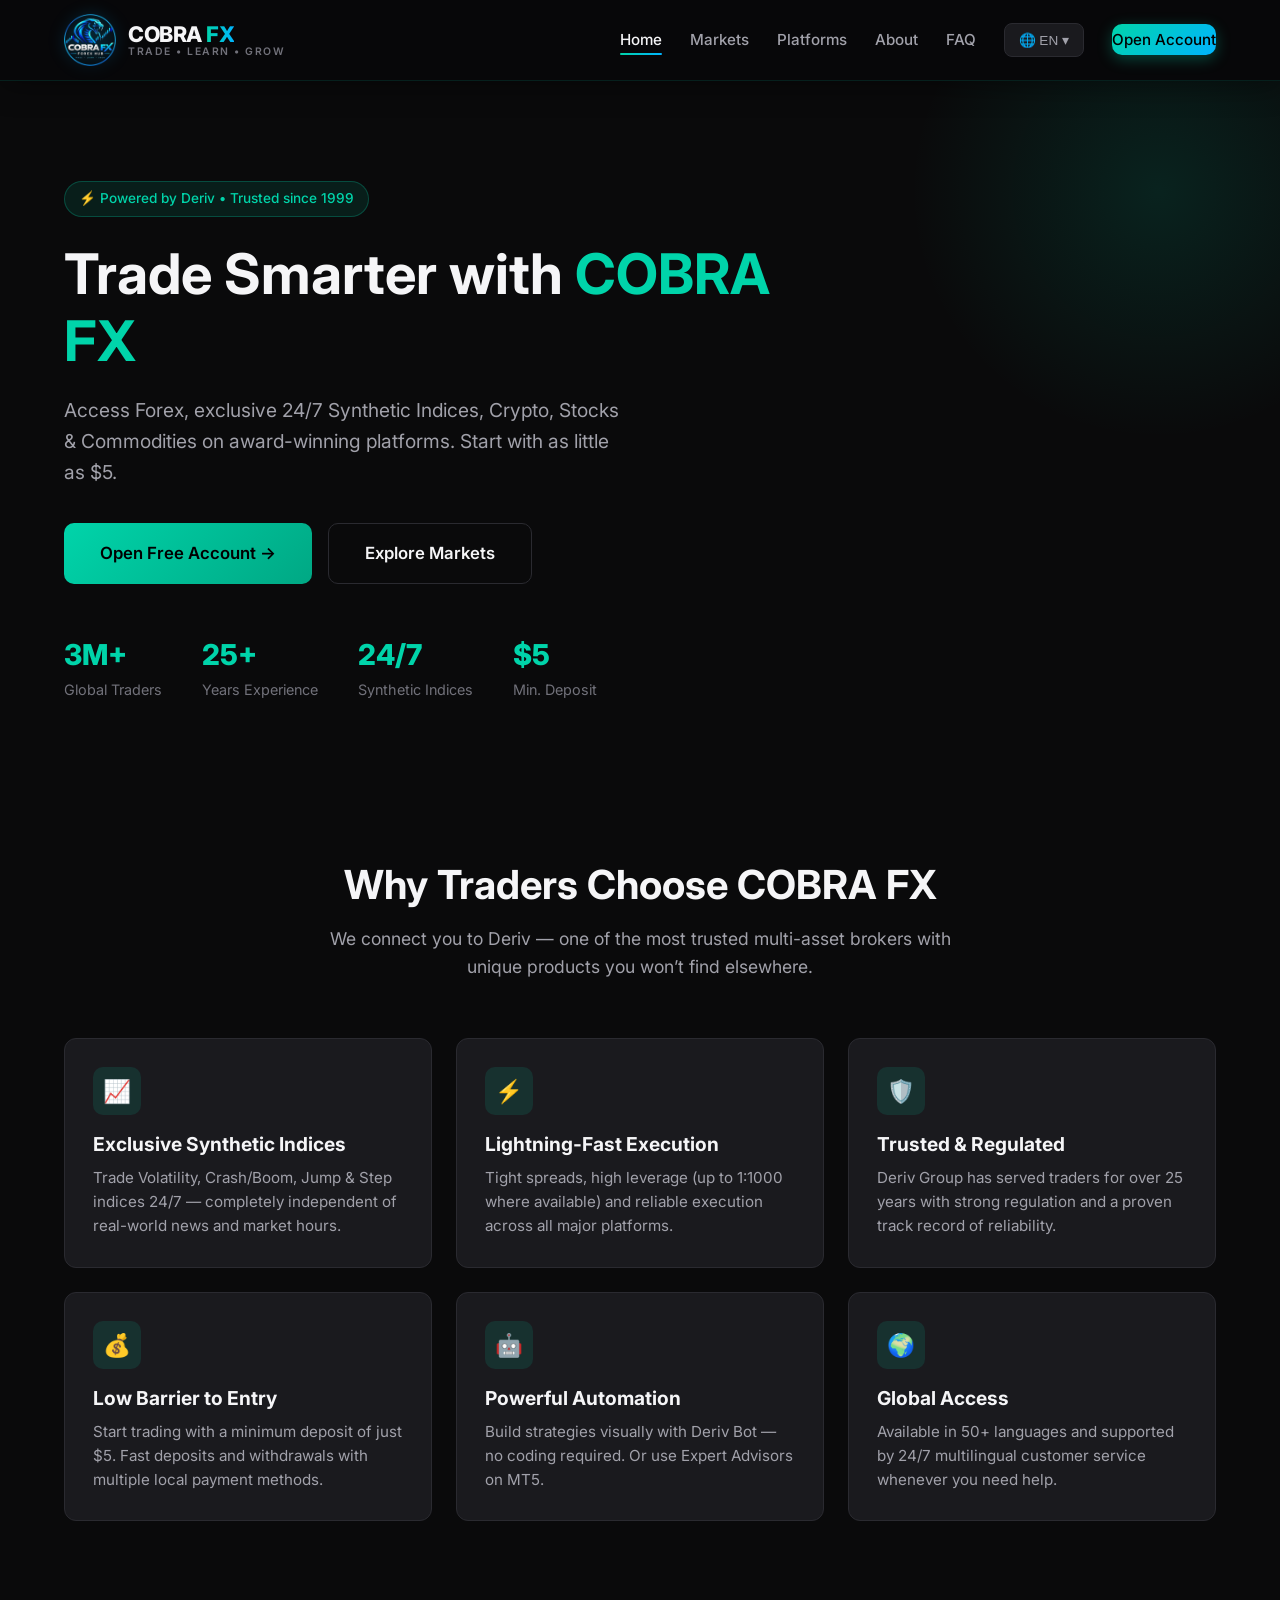
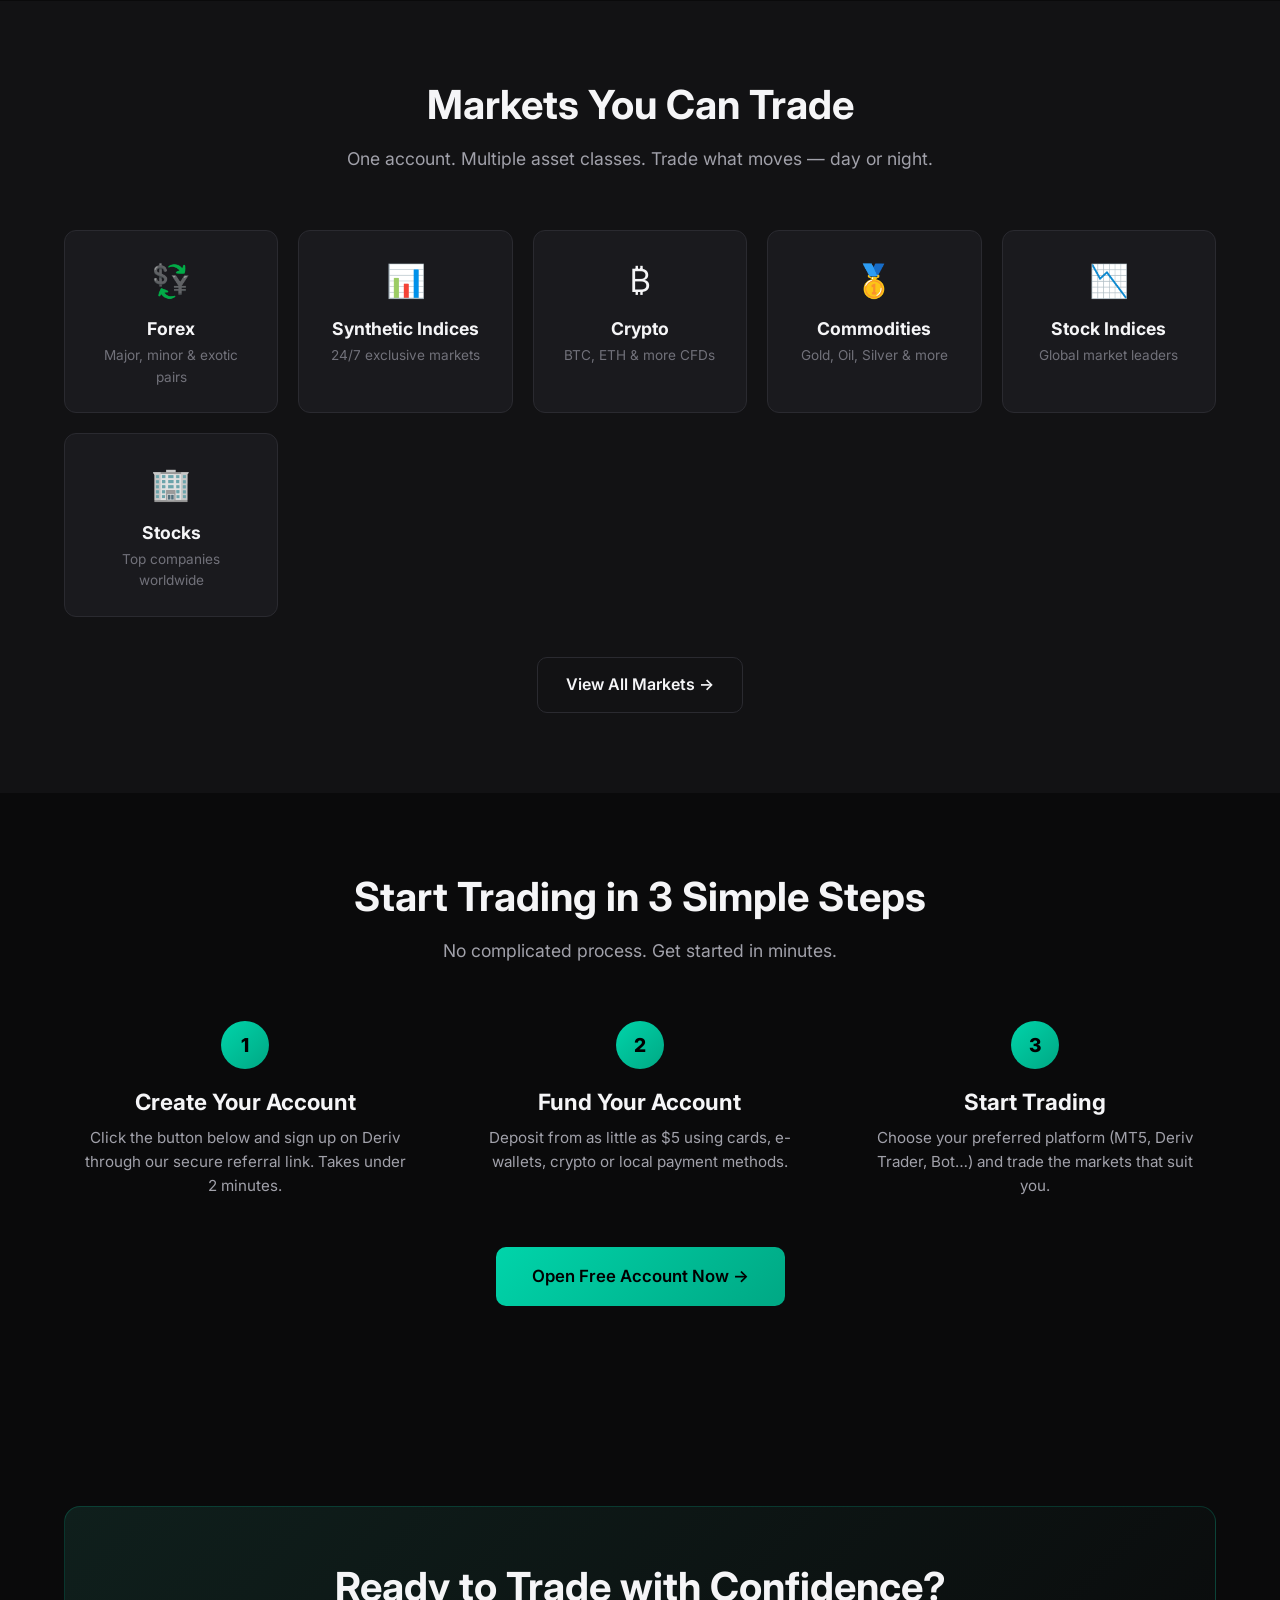
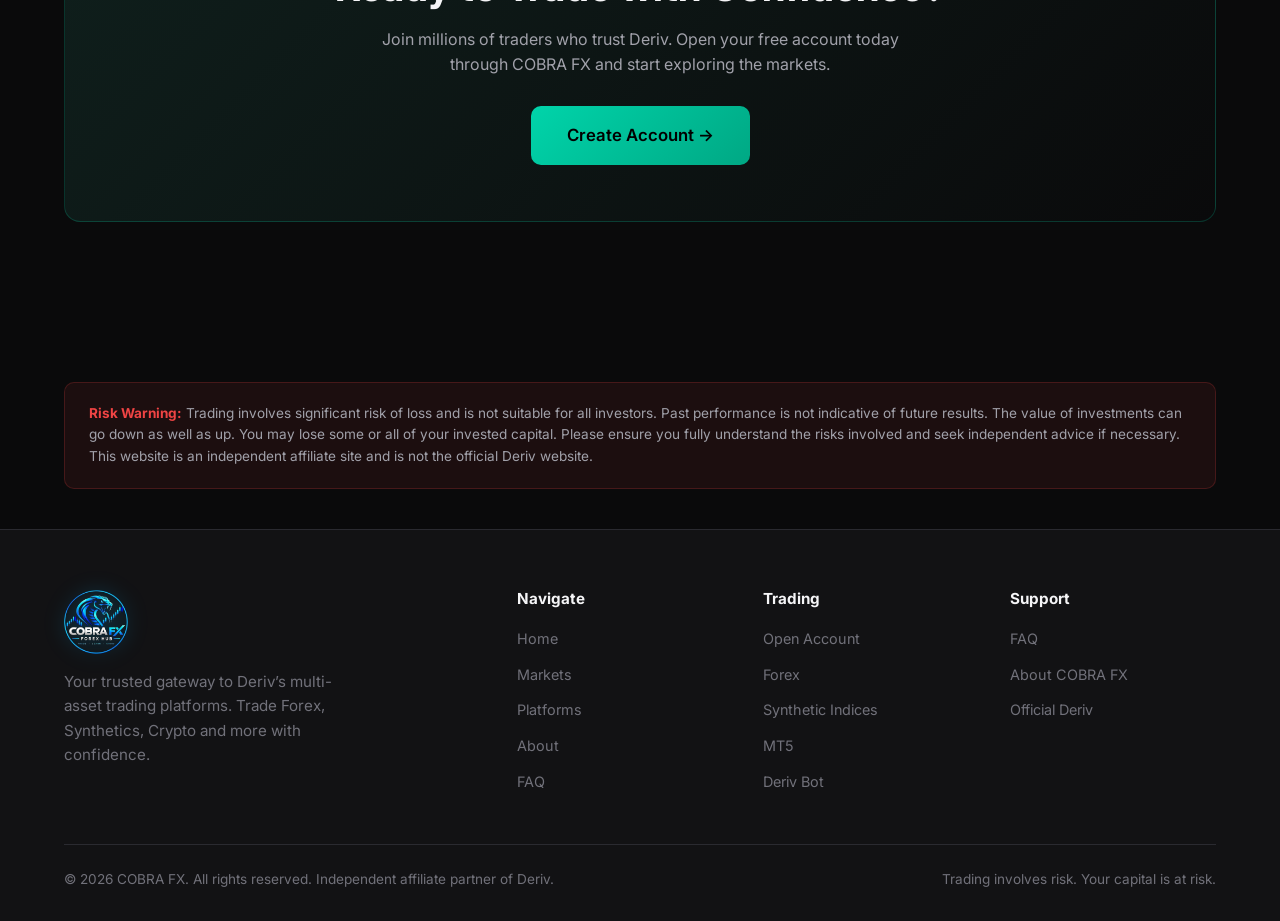
<file: index.html>
<!DOCTYPE html>
<html lang="en">
<head>
  <meta charset="UTF-8">
  <meta name="viewport" content="width=device-width, initial-scale=1.0">
  <title>COBRA FX | Trade Forex, Synthetics & More with Deriv</title>
  <meta name="description" content="COBRA FX – Your gateway to professional trading on Deriv. Trade Forex, Synthetic Indices, Crypto, Stocks & Commodities 24/7. Low deposits, tight spreads, powerful platforms.">
  <link rel="preconnect" href="https://fonts.googleapis.com">
  <link rel="preconnect" href="https://fonts.gstatic.com" crossorigin>
  <link href="https://fonts.googleapis.com/css2?family=Inter:wght@400;500;600;700;800&display=swap" rel="stylesheet">
  <link rel="stylesheet" href="css/styles.css">
</head>
<body>
  <!-- Header -->
  <header class="header">
    <div class="container">
      <nav class="nav">
        <a href="index.html" class="logo">
          <img src="images/logo.png" alt="COBRA FX Forex Hub">
          <div class="logo-text">
            <div class="brand">COBRA <span>FX</span></div>
            <div class="tagline">Trade • Learn • Grow</div>
          </div>
        </a>
        <ul class="nav-links">
          <li><a href="index.html" class="active">Home</a></li>
          <li><a href="markets.html">Markets</a></li>
          <li><a href="platforms.html">Platforms</a></li>
          <li><a href="about.html">About</a></li>
          <li><a href="faq.html">FAQ</a></li>
          <li>
            <div class="lang-selector">
              <button class="lang-btn">🌐 EN ▾</button>
              <div class="lang-dropdown">
                <button>English</button>
                <button>Español</button>
                <button>Français</button>
                <button>Deutsch</button>
                <button>Português</button>
                <button>Italiano</button>
                <button>Nederlands</button>
                <button>Polski</button>
                <button>Русский</button>
                <button>Українська</button>
                <button>Türkçe</button>
                <button>العربية</button>
                <button>فارسی</button>
                <button>हिन्दी</button>
                <button>বাংলা</button>
                <button>ไทย</button>
                <button>Tiếng Việt</button>
                <button>Bahasa Indonesia</button>
                <button>Bahasa Melayu</button>
                <button>中文 (简体)</button>
                <button>中文 (繁體)</button>
                <button>日本語</button>
                <button>한국어</button>
                <button>Filipino</button>
                <button>Svenska</button>
                <button>Norsk</button>
                <button>Dansk</button>
                <button>Suomi</button>
                <button>Ελληνικά</button>
                <button>Română</button>
                <button>Magyar</button>
                <button>Čeština</button>
                <button>Slovenčina</button>
                <button>Hrvatski</button>
                <button>Srpski</button>
                <button>Български</button>
                <button>עברית</button>
                <button>Kiswahili</button>
                <button>Yorùbá</button>
                <button>Igbo</button>
                <button>Hausa</button>
                <button>አማርኛ</button>
                <button>Zulu</button>
                <button>Xhosa</button>
                <button>Afrikaans</button>
                <button>Nederlands (BE)</button>
                <button>Català</button>
                <button>Euskara</button>
                <button>Galego</button>
                <button>Íslenska</button>
                <button>Lietuvių</button>
                <button>Latviešu</button>
                <button>Eesti</button>
                <button>Slovenščina</button>
              </div>
            </div>
          </li>
          <li><a href="https://partner-tracking.deriv.com/click?a=7270&o=1&c=3&link_id=1" class="nav-cta" target="_blank" rel="noopener">Open Account</a></li>
        </ul>
        <button class="mobile-toggle" aria-label="Menu">☰</button>
      </nav>
    </div>
  </header>

  <!-- Hero -->
  <section class="hero">
    <div class="container">
      <div class="hero-content">
        <div class="hero-badge">⚡ Powered by Deriv • Trusted since 1999</div>
        <h1>Trade Smarter with <span class="highlight">COBRA FX</span></h1>
        <p class="hero-sub">Access Forex, exclusive 24/7 Synthetic Indices, Crypto, Stocks & Commodities on award-winning platforms. Start with as little as $5.</p>
        <div class="hero-actions">
          <a href="https://partner-tracking.deriv.com/click?a=7270&o=1&c=3&link_id=1" class="btn btn-primary btn-lg" target="_blank" rel="noopener">Open Free Account →</a>
          <a href="markets.html" class="btn btn-outline btn-lg">Explore Markets</a>
        </div>
        <div class="hero-stats">
          <div class="stat">
            <div class="stat-value">3M+</div>
            <div class="stat-label">Global Traders</div>
          </div>
          <div class="stat">
            <div class="stat-value">25+</div>
            <div class="stat-label">Years Experience</div>
          </div>
          <div class="stat">
            <div class="stat-value">24/7</div>
            <div class="stat-label">Synthetic Indices</div>
          </div>
          <div class="stat">
            <div class="stat-value">$5</div>
            <div class="stat-label">Min. Deposit</div>
          </div>
        </div>
      </div>
    </div>
  </section>

  <!-- Why Trade -->
  <section class="section">
    <div class="container">
      <div class="section-header">
        <h2>Why Traders Choose COBRA FX</h2>
        <p>We connect you to Deriv — one of the most trusted multi-asset brokers with unique products you won’t find elsewhere.</p>
      </div>
      <div class="cards-grid">
        <div class="card">
          <div class="card-icon">📈</div>
          <h3>Exclusive Synthetic Indices</h3>
          <p>Trade Volatility, Crash/Boom, Jump & Step indices 24/7 — completely independent of real-world news and market hours.</p>
        </div>
        <div class="card">
          <div class="card-icon">⚡</div>
          <h3>Lightning-Fast Execution</h3>
          <p>Tight spreads, high leverage (up to 1:1000 where available) and reliable execution across all major platforms.</p>
        </div>
        <div class="card">
          <div class="card-icon">🛡️</div>
          <h3>Trusted & Regulated</h3>
          <p>Deriv Group has served traders for over 25 years with strong regulation and a proven track record of reliability.</p>
        </div>
        <div class="card">
          <div class="card-icon">💰</div>
          <h3>Low Barrier to Entry</h3>
          <p>Start trading with a minimum deposit of just $5. Fast deposits and withdrawals with multiple local payment methods.</p>
        </div>
        <div class="card">
          <div class="card-icon">🤖</div>
          <h3>Powerful Automation</h3>
          <p>Build strategies visually with Deriv Bot — no coding required. Or use Expert Advisors on MT5.</p>
        </div>
        <div class="card">
          <div class="card-icon">🌍</div>
          <h3>Global Access</h3>
          <p>Available in 50+ languages and supported by 24/7 multilingual customer service whenever you need help.</p>
        </div>
      </div>
    </div>
  </section>

  <!-- Markets Preview -->
  <section class="section" style="background: var(--bg-secondary);">
    <div class="container">
      <div class="section-header">
        <h2>Markets You Can Trade</h2>
        <p>One account. Multiple asset classes. Trade what moves — day or night.</p>
      </div>
      <div class="markets-grid">
        <div class="market-card">
          <div class="market-icon">💱</div>
          <h3>Forex</h3>
          <p>Major, minor & exotic pairs</p>
        </div>
        <div class="market-card">
          <div class="market-icon">📊</div>
          <h3>Synthetic Indices</h3>
          <p>24/7 exclusive markets</p>
        </div>
        <div class="market-card">
          <div class="market-icon">₿</div>
          <h3>Crypto</h3>
          <p>BTC, ETH & more CFDs</p>
        </div>
        <div class="market-card">
          <div class="market-icon">🥇</div>
          <h3>Commodities</h3>
          <p>Gold, Oil, Silver & more</p>
        </div>
        <div class="market-card">
          <div class="market-icon">📉</div>
          <h3>Stock Indices</h3>
          <p>Global market leaders</p>
        </div>
        <div class="market-card">
          <div class="market-icon">🏢</div>
          <h3>Stocks</h3>
          <p>Top companies worldwide</p>
        </div>
      </div>
      <div style="text-align: center; margin-top: 40px;">
        <a href="markets.html" class="btn btn-outline">View All Markets →</a>
      </div>
    </div>
  </section>

  <!-- How it Works -->
  <section class="section">
    <div class="container">
      <div class="section-header">
        <h2>Start Trading in 3 Simple Steps</h2>
        <p>No complicated process. Get started in minutes.</p>
      </div>
      <div class="steps">
        <div class="step">
          <div class="step-number">1</div>
          <h3>Create Your Account</h3>
          <p>Click the button below and sign up on Deriv through our secure referral link. Takes under 2 minutes.</p>
        </div>
        <div class="step">
          <div class="step-number">2</div>
          <h3>Fund Your Account</h3>
          <p>Deposit from as little as $5 using cards, e-wallets, crypto or local payment methods.</p>
        </div>
        <div class="step">
          <div class="step-number">3</div>
          <h3>Start Trading</h3>
          <p>Choose your preferred platform (MT5, Deriv Trader, Bot…) and trade the markets that suit you.</p>
        </div>
      </div>
      <div style="text-align: center; margin-top: 48px;">
        <a href="https://partner-tracking.deriv.com/click?a=7270&o=1&c=3&link_id=1" class="btn btn-primary btn-lg" target="_blank" rel="noopener">Open Free Account Now →</a>
      </div>
    </div>
  </section>

  <!-- CTA Banner -->
  <section class="section">
    <div class="container">
      <div class="cta-banner">
        <h2>Ready to Trade with Confidence?</h2>
        <p>Join millions of traders who trust Deriv. Open your free account today through COBRA FX and start exploring the markets.</p>
        <a href="https://partner-tracking.deriv.com/click?a=7270&o=1&c=3&link_id=1" class="btn btn-primary btn-lg" target="_blank" rel="noopener">Create Account →</a>
      </div>
    </div>
  </section>

  <!-- Risk Disclaimer -->
  <div class="container">
    <div class="risk-disclaimer">
      <strong>Risk Warning:</strong> Trading involves significant risk of loss and is not suitable for all investors. Past performance is not indicative of future results. The value of investments can go down as well as up. You may lose some or all of your invested capital. Please ensure you fully understand the risks involved and seek independent advice if necessary. This website is an independent affiliate site and is not the official Deriv website.
    </div>
  </div>

  <!-- Footer -->
  <footer class="footer">
    <div class="container">
      <div class="footer-grid">
        <div class="footer-brand">
          <a href="index.html" class="logo logo-footer">
            <img src="images/logo.png" alt="COBRA FX Forex Hub">
          </a>
          <p>Your trusted gateway to Deriv’s multi-asset trading platforms. Trade Forex, Synthetics, Crypto and more with confidence.</p>
        </div>
        <div>
          <h4>Navigate</h4>
          <ul>
            <li><a href="index.html">Home</a></li>
            <li><a href="markets.html">Markets</a></li>
            <li><a href="platforms.html">Platforms</a></li>
            <li><a href="about.html">About</a></li>
            <li><a href="faq.html">FAQ</a></li>
          </ul>
        </div>
        <div>
          <h4>Trading</h4>
          <ul>
            <li><a href="https://partner-tracking.deriv.com/click?a=7270&o=1&c=3&link_id=1" target="_blank" rel="noopener">Open Account</a></li>
            <li><a href="markets.html">Forex</a></li>
            <li><a href="markets.html">Synthetic Indices</a></li>
            <li><a href="platforms.html">MT5</a></li>
            <li><a href="platforms.html">Deriv Bot</a></li>
          </ul>
        </div>
        <div>
          <h4>Support</h4>
          <ul>
            <li><a href="faq.html">FAQ</a></li>
            <li><a href="about.html">About COBRA FX</a></li>
            <li><a href="https://deriv.com" target="_blank" rel="noopener">Official Deriv</a></li>
          </ul>
        </div>
      </div>
      <div class="footer-bottom">
        <p>© 2026 COBRA FX. All rights reserved. Independent affiliate partner of Deriv.</p>
        <p>Trading involves risk. Your capital is at risk.</p>
      </div>
    </div>
  </footer>

  <script src="js/main.js"></script>
</body>
</html>
</file>
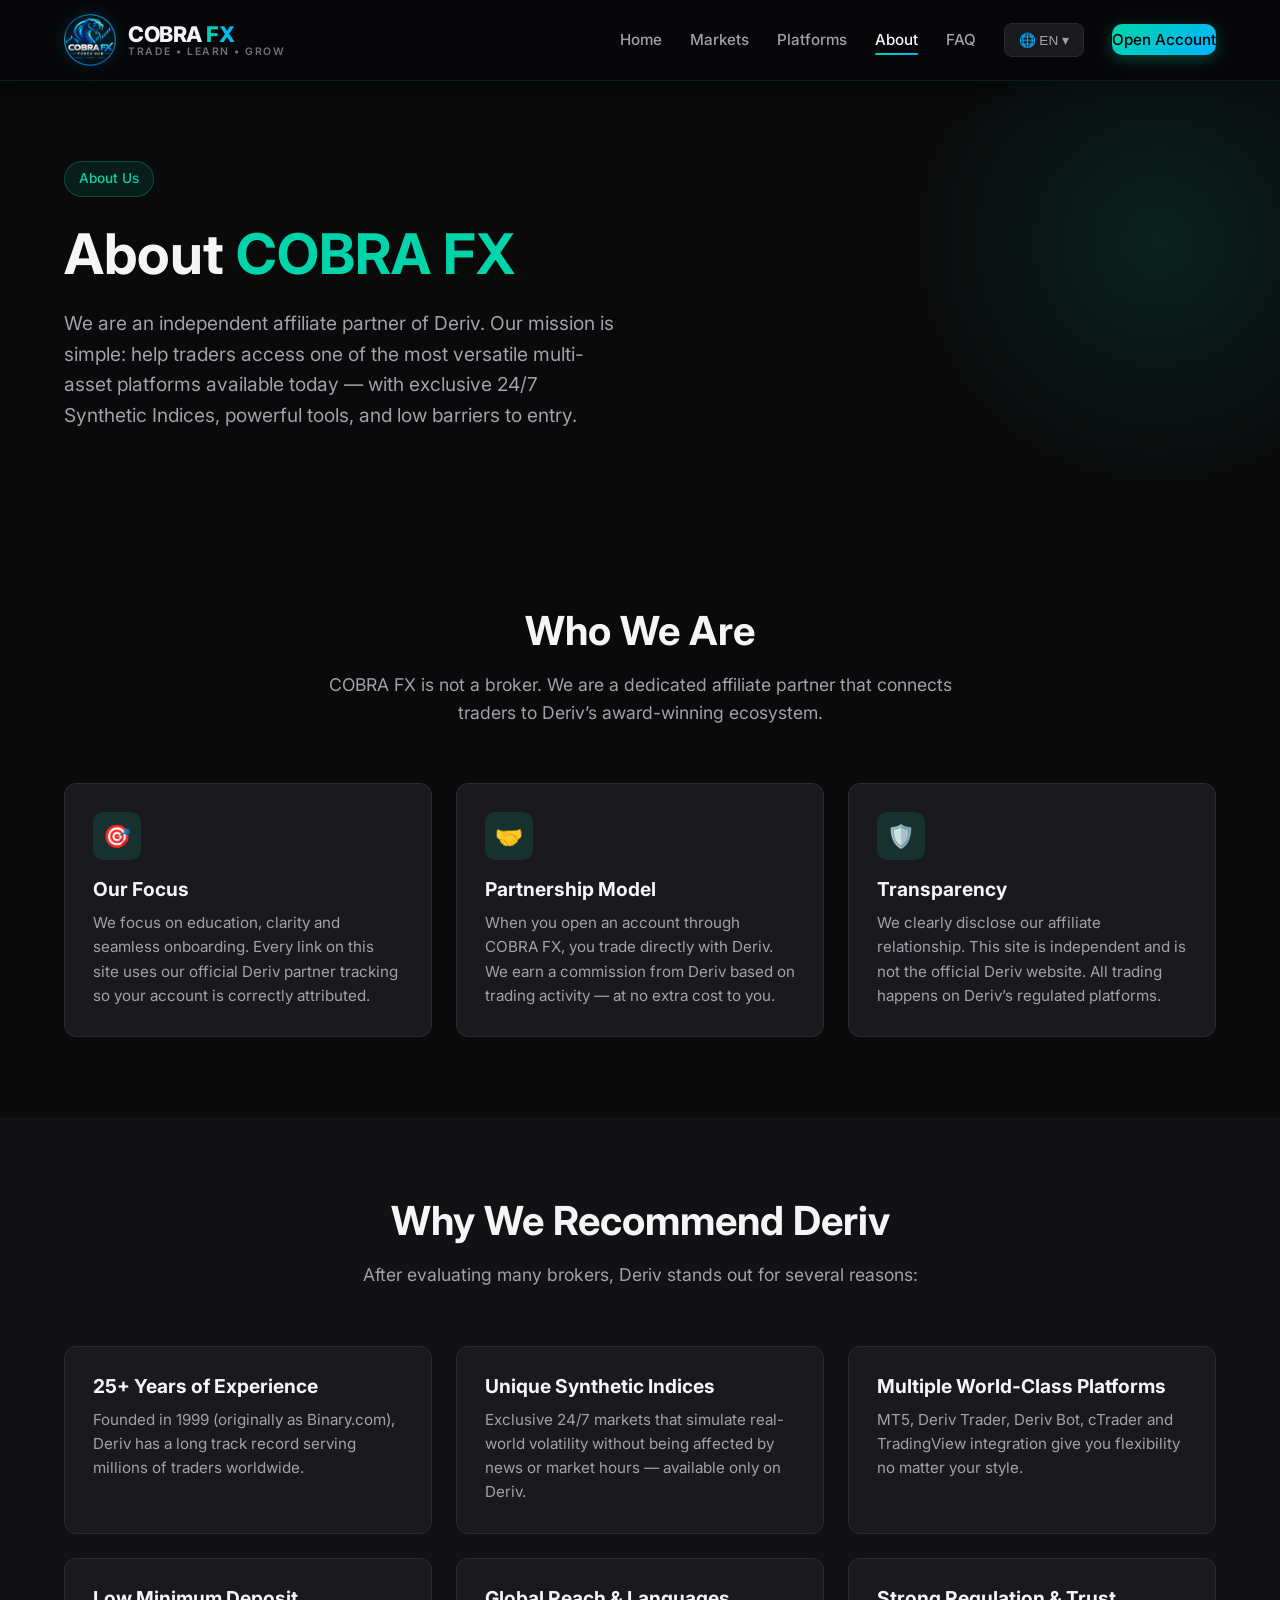
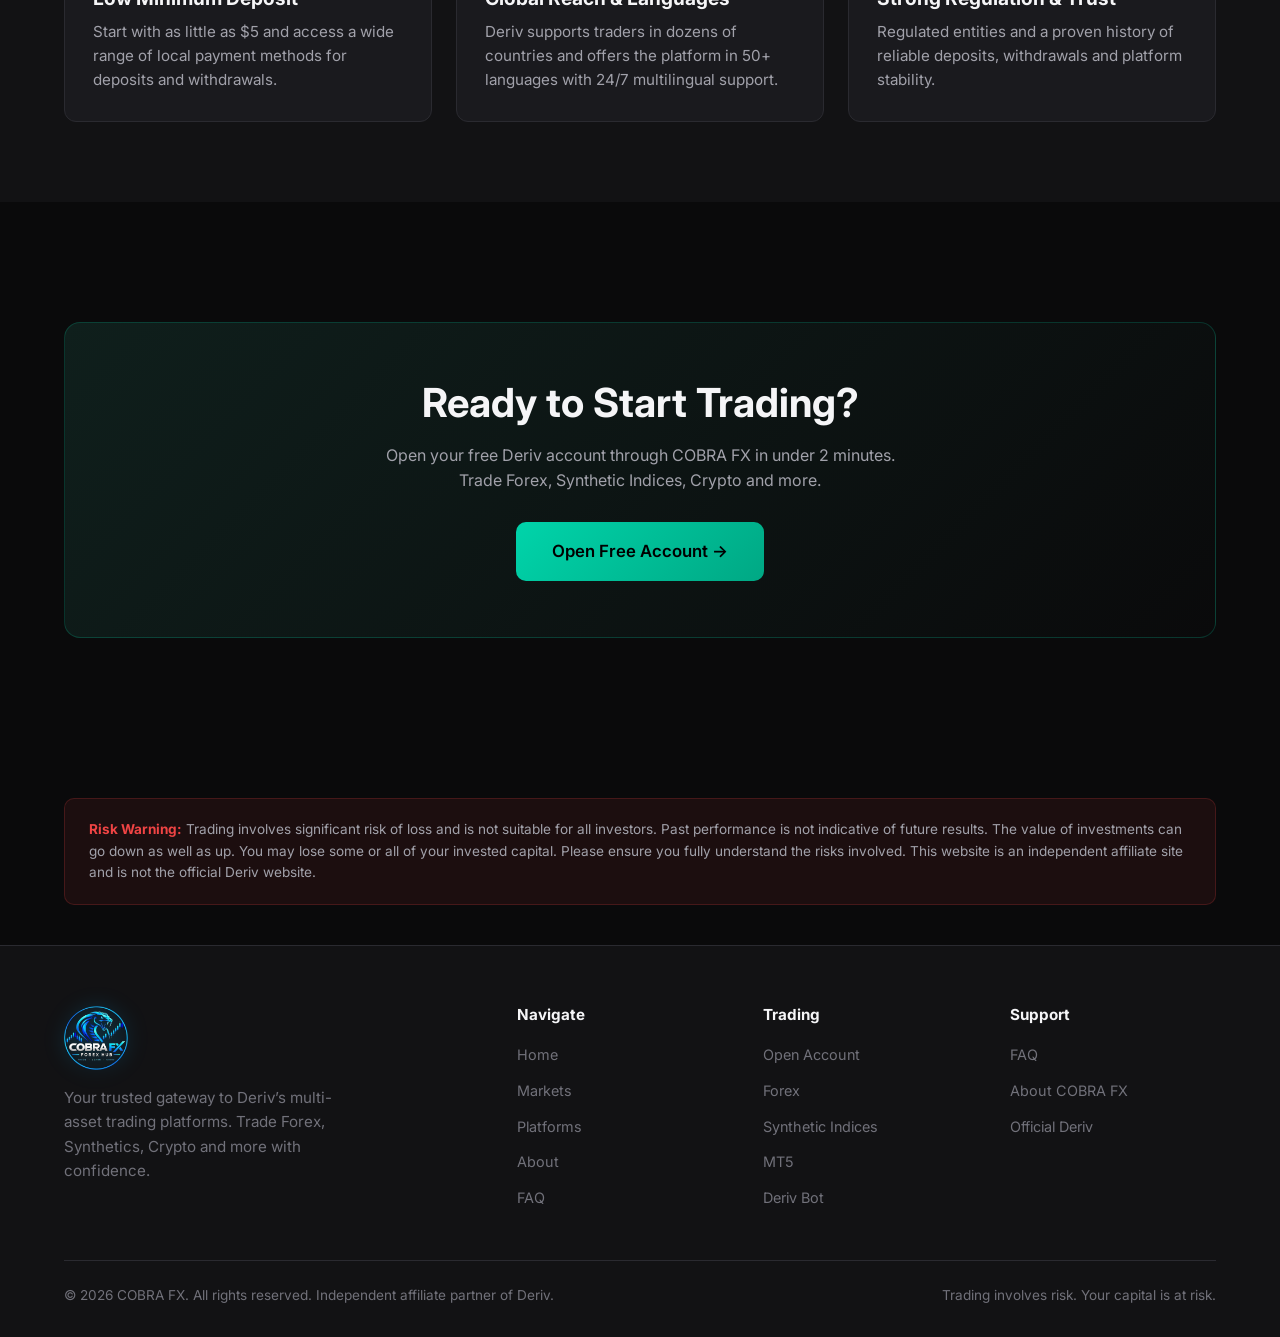
<file: about.html>
<!DOCTYPE html>
<html lang="en">
<head>
  <meta charset="UTF-8">
  <meta name="viewport" content="width=device-width, initial-scale=1.0">
  <title>About COBRA FX | Your Gateway to Deriv Trading</title>
  <meta name="description" content="Learn about COBRA FX – an independent affiliate partner of Deriv. We help traders access professional multi-asset trading platforms with exclusive 24/7 Synthetic Indices.">
  <link rel="preconnect" href="https://fonts.googleapis.com">
  <link rel="preconnect" href="https://fonts.gstatic.com" crossorigin>
  <link href="https://fonts.googleapis.com/css2?family=Inter:wght@400;500;600;700;800&display=swap" rel="stylesheet">
  <link rel="stylesheet" href="css/styles.css">
</head>
<body>
  <header class="header">
    <div class="container">
      <nav class="nav">
        <a href="index.html" class="logo">
          <img src="images/logo.png" alt="COBRA FX Forex Hub">
          <div class="logo-text">
            <div class="brand">COBRA <span>FX</span></div>
            <div class="tagline">Trade • Learn • Grow</div>
          </div>
        </a>
        <ul class="nav-links">
          <li><a href="index.html">Home</a></li>
          <li><a href="markets.html">Markets</a></li>
          <li><a href="platforms.html">Platforms</a></li>
          <li><a href="about.html" class="active">About</a></li>
          <li><a href="faq.html">FAQ</a></li>
          <li>
            <div class="lang-selector">
              <button class="lang-btn">🌐 EN ▾</button>
              <div class="lang-dropdown">
                <button>English</button><button>Español</button><button>Français</button><button>Deutsch</button>
                <button>Português</button><button>Italiano</button><button>Nederlands</button><button>Polski</button>
                <button>Русский</button><button>Українська</button><button>Türkçe</button><button>العربية</button>
                <button>فارسی</button><button>हिन्दी</button><button>বাংলা</button><button>ไทย</button>
                <button>Tiếng Việt</button><button>Bahasa Indonesia</button><button>Bahasa Melayu</button>
                <button>中文 (简体)</button><button>中文 (繁體)</button><button>日本語</button><button>한국어</button>
                <button>Filipino</button><button>Svenska</button><button>Norsk</button><button>Dansk</button>
                <button>Suomi</button><button>Ελληνικά</button><button>Română</button><button>Magyar</button>
                <button>Čeština</button><button>Slovenčina</button><button>Hrvatski</button><button>Srpski</button>
                <button>Български</button><button>עברית</button><button>Kiswahili</button><button>Yorùbá</button>
                <button>Igbo</button><button>Hausa</button><button>አማርኛ</button><button>Zulu</button>
                <button>Xhosa</button><button>Afrikaans</button><button>Català</button><button>Íslenska</button>
                <button>Lietuvių</button><button>Latviešu</button><button>Eesti</button><button>Slovenščina</button>
              </div>
            </div>
          </li>
          <li><a href="https://partner-tracking.deriv.com/click?a=7270&o=1&c=3&link_id=1" class="nav-cta" target="_blank" rel="noopener">Open Account</a></li>
        </ul>
        <button class="mobile-toggle" aria-label="Menu">☰</button>
      </nav>
    </div>
  </header>

  <section class="hero" style="padding: 80px 0 60px;">
    <div class="container">
      <div class="hero-content" style="max-width: 800px;">
        <div class="hero-badge">About Us</div>
        <h1>About <span class="highlight">COBRA FX</span></h1>
        <p class="hero-sub">We are an independent affiliate partner of Deriv. Our mission is simple: help traders access one of the most versatile multi-asset platforms available today — with exclusive 24/7 Synthetic Indices, powerful tools, and low barriers to entry.</p>
      </div>
    </div>
  </section>

  <section class="section">
    <div class="container">
      <div class="section-header">
        <h2>Who We Are</h2>
        <p>COBRA FX is not a broker. We are a dedicated affiliate partner that connects traders to Deriv’s award-winning ecosystem.</p>
      </div>
      <div class="cards-grid" style="grid-template-columns: repeat(auto-fit, minmax(280px, 1fr));">
        <div class="card">
          <div class="card-icon">🎯</div>
          <h3>Our Focus</h3>
          <p>We focus on education, clarity and seamless onboarding. Every link on this site uses our official Deriv partner tracking so your account is correctly attributed.</p>
        </div>
        <div class="card">
          <div class="card-icon">🤝</div>
          <h3>Partnership Model</h3>
          <p>When you open an account through COBRA FX, you trade directly with Deriv. We earn a commission from Deriv based on trading activity — at no extra cost to you.</p>
        </div>
        <div class="card">
          <div class="card-icon">🛡️</div>
          <h3>Transparency</h3>
          <p>We clearly disclose our affiliate relationship. This site is independent and is not the official Deriv website. All trading happens on Deriv’s regulated platforms.</p>
        </div>
      </div>
    </div>
  </section>

  <section class="section" style="background: var(--bg-secondary);">
    <div class="container">
      <div class="section-header">
        <h2>Why We Recommend Deriv</h2>
        <p>After evaluating many brokers, Deriv stands out for several reasons:</p>
      </div>
      <div class="cards-grid">
        <div class="card">
          <h3>25+ Years of Experience</h3>
          <p>Founded in 1999 (originally as Binary.com), Deriv has a long track record serving millions of traders worldwide.</p>
        </div>
        <div class="card">
          <h3>Unique Synthetic Indices</h3>
          <p>Exclusive 24/7 markets that simulate real-world volatility without being affected by news or market hours — available only on Deriv.</p>
        </div>
        <div class="card">
          <h3>Multiple World-Class Platforms</h3>
          <p>MT5, Deriv Trader, Deriv Bot, cTrader and TradingView integration give you flexibility no matter your style.</p>
        </div>
        <div class="card">
          <h3>Low Minimum Deposit</h3>
          <p>Start with as little as $5 and access a wide range of local payment methods for deposits and withdrawals.</p>
        </div>
        <div class="card">
          <h3>Global Reach & Languages</h3>
          <p>Deriv supports traders in dozens of countries and offers the platform in 50+ languages with 24/7 multilingual support.</p>
        </div>
        <div class="card">
          <h3>Strong Regulation & Trust</h3>
          <p>Regulated entities and a proven history of reliable deposits, withdrawals and platform stability.</p>
        </div>
      </div>
    </div>
  </section>

  <section class="section">
    <div class="container">
      <div class="cta-banner">
        <h2>Ready to Start Trading?</h2>
        <p>Open your free Deriv account through COBRA FX in under 2 minutes. Trade Forex, Synthetic Indices, Crypto and more.</p>
        <a href="https://partner-tracking.deriv.com/click?a=7270&o=1&c=3&link_id=1" class="btn btn-primary btn-lg" target="_blank" rel="noopener">Open Free Account →</a>
      </div>
    </div>
  </section>

  <div class="container">
    <div class="risk-disclaimer">
      <strong>Risk Warning:</strong> Trading involves significant risk of loss and is not suitable for all investors. Past performance is not indicative of future results. The value of investments can go down as well as up. You may lose some or all of your invested capital. Please ensure you fully understand the risks involved. This website is an independent affiliate site and is not the official Deriv website.
    </div>
  </div>

  <footer class="footer">
    <div class="container">
      <div class="footer-grid">
        <div class="footer-brand">
          <a href="index.html" class="logo logo-footer">
            <img src="images/logo.png" alt="COBRA FX Forex Hub">
          </a>
          <p>Your trusted gateway to Deriv’s multi-asset trading platforms. Trade Forex, Synthetics, Crypto and more with confidence.</p>
        </div>
        <div>
          <h4>Navigate</h4>
          <ul>
            <li><a href="index.html">Home</a></li>
            <li><a href="markets.html">Markets</a></li>
            <li><a href="platforms.html">Platforms</a></li>
            <li><a href="about.html">About</a></li>
            <li><a href="faq.html">FAQ</a></li>
          </ul>
        </div>
        <div>
          <h4>Trading</h4>
          <ul>
            <li><a href="https://partner-tracking.deriv.com/click?a=7270&o=1&c=3&link_id=1" target="_blank" rel="noopener">Open Account</a></li>
            <li><a href="markets.html">Forex</a></li>
            <li><a href="markets.html">Synthetic Indices</a></li>
            <li><a href="platforms.html">MT5</a></li>
            <li><a href="platforms.html">Deriv Bot</a></li>
          </ul>
        </div>
        <div>
          <h4>Support</h4>
          <ul>
            <li><a href="faq.html">FAQ</a></li>
            <li><a href="about.html">About COBRA FX</a></li>
            <li><a href="https://deriv.com" target="_blank" rel="noopener">Official Deriv</a></li>
          </ul>
        </div>
      </div>
      <div class="footer-bottom">
        <p>© 2026 COBRA FX. All rights reserved. Independent affiliate partner of Deriv.</p>
        <p>Trading involves risk. Your capital is at risk.</p>
      </div>
    </div>
  </footer>

  <script src="js/main.js"></script>
</body>
</html>
</file>
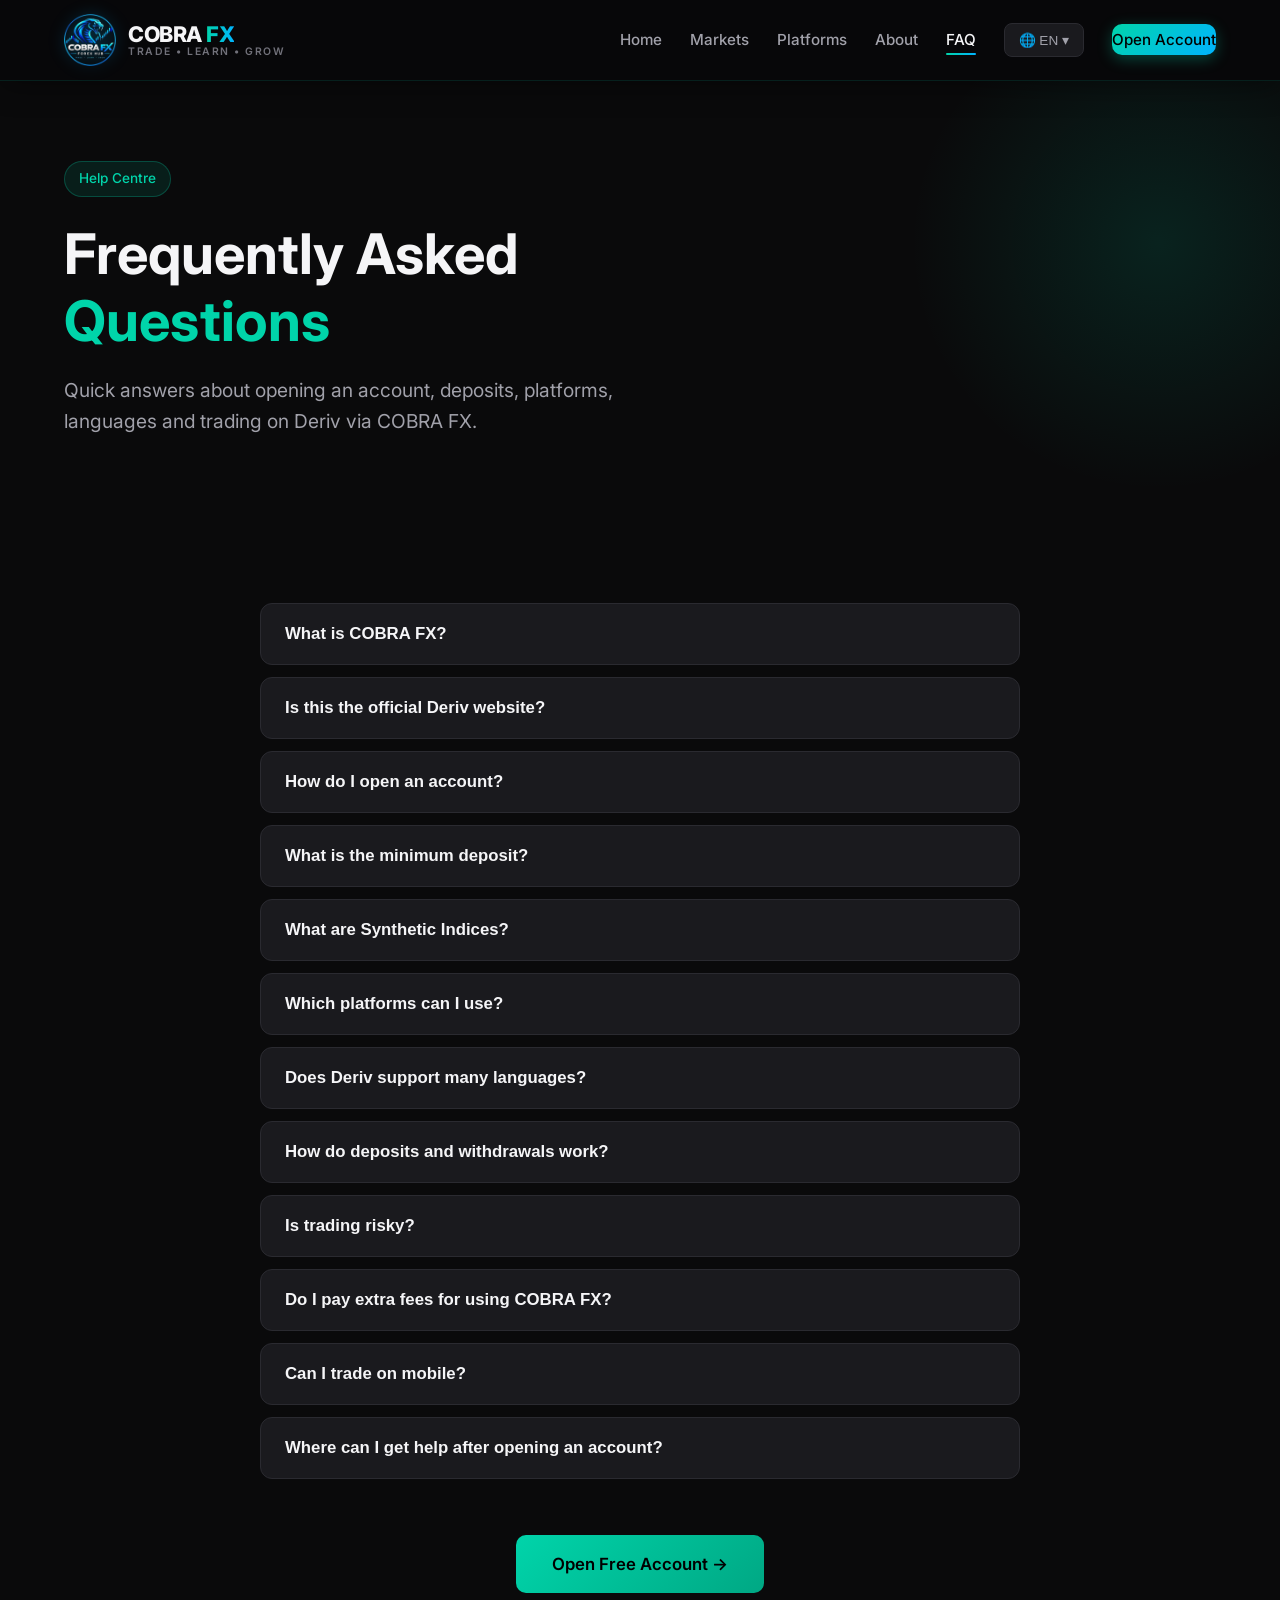
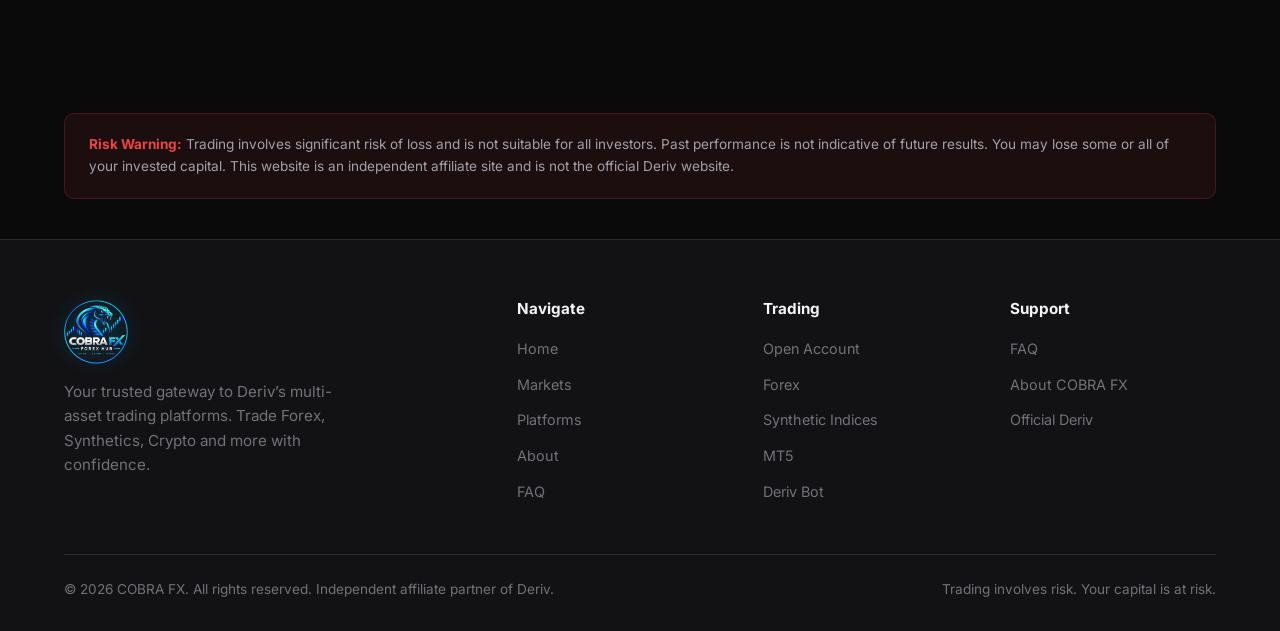
<file: faq.html>
<!DOCTYPE html>
<html lang="en">
<head>
  <meta charset="UTF-8">
  <meta name="viewport" content="width=device-width, initial-scale=1.0">
  <title>FAQ | COBRA FX – Common Questions about Trading on Deriv</title>
  <meta name="description" content="Frequently asked questions about opening a Deriv account through COBRA FX, deposits, Synthetic Indices, platforms, languages and risk.">
  <link rel="preconnect" href="https://fonts.googleapis.com">
  <link rel="preconnect" href="https://fonts.gstatic.com" crossorigin>
  <link href="https://fonts.googleapis.com/css2?family=Inter:wght@400;500;600;700;800&display=swap" rel="stylesheet">
  <link rel="stylesheet" href="css/styles.css">
</head>
<body>
  <header class="header">
    <div class="container">
      <nav class="nav">
        <a href="index.html" class="logo">
          <img src="images/logo.png" alt="COBRA FX Forex Hub">
          <div class="logo-text">
            <div class="brand">COBRA <span>FX</span></div>
            <div class="tagline">Trade • Learn • Grow</div>
          </div>
        </a>
        <ul class="nav-links">
          <li><a href="index.html">Home</a></li>
          <li><a href="markets.html">Markets</a></li>
          <li><a href="platforms.html">Platforms</a></li>
          <li><a href="about.html">About</a></li>
          <li><a href="faq.html" class="active">FAQ</a></li>
          <li>
            <div class="lang-selector">
              <button class="lang-btn">🌐 EN ▾</button>
              <div class="lang-dropdown">
                <button>English</button><button>Español</button><button>Français</button><button>Deutsch</button>
                <button>Português</button><button>Italiano</button><button>Nederlands</button><button>Polski</button>
                <button>Русский</button><button>Українська</button><button>Türkçe</button><button>العربية</button>
                <button>فارسی</button><button>हिन्दी</button><button>বাংলা</button><button>ไทย</button>
                <button>Tiếng Việt</button><button>Bahasa Indonesia</button><button>Bahasa Melayu</button>
                <button>中文 (简体)</button><button>中文 (繁體)</button><button>日本語</button><button>한국어</button>
                <button>Filipino</button><button>Svenska</button><button>Norsk</button><button>Dansk</button>
                <button>Suomi</button><button>Ελληνικά</button><button>Română</button><button>Magyar</button>
                <button>Čeština</button><button>Slovenčina</button><button>Hrvatski</button><button>Srpski</button>
                <button>Български</button><button>עברית</button><button>Kiswahili</button><button>Yorùbá</button>
                <button>Igbo</button><button>Hausa</button><button>አማርኛ</button><button>Zulu</button>
                <button>Xhosa</button><button>Afrikaans</button><button>Català</button><button>Íslenska</button>
                <button>Lietuvių</button><button>Latviešu</button><button>Eesti</button><button>Slovenščina</button>
              </div>
            </div>
          </li>
          <li><a href="https://partner-tracking.deriv.com/click?a=7270&o=1&c=3&link_id=1" class="nav-cta" target="_blank" rel="noopener">Open Account</a></li>
        </ul>
        <button class="mobile-toggle" aria-label="Menu">☰</button>
      </nav>
    </div>
  </header>

  <section class="hero" style="padding: 80px 0 50px;">
    <div class="container">
      <div class="hero-content" style="max-width: 700px;">
        <div class="hero-badge">Help Centre</div>
        <h1>Frequently Asked <span class="highlight">Questions</span></h1>
        <p class="hero-sub">Quick answers about opening an account, deposits, platforms, languages and trading on Deriv via COBRA FX.</p>
      </div>
    </div>
  </section>

  <section class="section">
    <div class="container" style="max-width: 860px;">
      <div class="faq-list">

        <div class="faq-item">
          <button class="faq-question">What is COBRA FX?</button>
          <div class="faq-answer">
            <p>COBRA FX is an independent affiliate partner of Deriv. We promote Deriv’s trading platforms and help new traders open accounts. When you register through our links, you trade directly with Deriv — we simply earn a commission from Deriv based on activity, at no extra cost to you.</p>
          </div>
        </div>

        <div class="faq-item">
          <button class="faq-question">Is this the official Deriv website?</button>
          <div class="faq-answer">
            <p>No. This is an independent affiliate website. All trading accounts, deposits, withdrawals and platform access are provided by Deriv. For the official site visit <a href="https://deriv.com" target="_blank" rel="noopener">deriv.com</a>.</p>
          </div>
        </div>

        <div class="faq-item">
          <button class="faq-question">How do I open an account?</button>
          <div class="faq-answer">
            <p>Click any “Open Account” or “Open Free Account” button on this site. You will be taken to Deriv’s secure registration page with our tracking applied. The process usually takes under 2 minutes. You will need a valid email and to select your country of residence.</p>
          </div>
        </div>

        <div class="faq-item">
          <button class="faq-question">What is the minimum deposit?</button>
          <div class="faq-answer">
            <p>You can start trading with as little as <strong>$5</strong> on many account types. Exact minimums and available payment methods depend on your country of residence.</p>
          </div>
        </div>

        <div class="faq-item">
          <button class="faq-question">What are Synthetic Indices?</button>
          <div class="faq-answer">
            <p>Synthetic Indices (also called Derived Indices) are exclusive markets created by Deriv. They simulate real-world price movements with fixed volatility levels and are available <strong>24 hours a day, 7 days a week</strong>, including weekends and holidays. They are not affected by real-world news or economic events.</p>
          </div>
        </div>

        <div class="faq-item">
          <button class="faq-question">Which platforms can I use?</button>
          <div class="faq-answer">
            <p>Deriv offers several platforms:</p>
            <ul style="margin: 12px 0 0 20px; color: var(--text-secondary);">
              <li><strong>Deriv MT5</strong> – Industry-standard MetaTrader 5 for CFDs</li>
              <li><strong>Deriv Trader</strong> – Web platform for options, multipliers and more</li>
              <li><strong>Deriv Bot</strong> – No-code visual strategy builder</li>
              <li><strong>Deriv cTrader</strong> – Advanced platform with copy trading</li>
              <li><strong>TradingView</strong> – World-class charting with direct trading</li>
              <li><strong>Deriv GO</strong> – Mobile app for trading on the go</li>
            </ul>
          </div>
        </div>

        <div class="faq-item">
          <button class="faq-question">Does Deriv support many languages?</button>
          <div class="faq-answer">
            <p>Yes. Deriv’s platforms and customer support are available in <strong>50+ languages</strong>, including English, Spanish, French, German, Portuguese, Arabic, Chinese, Hindi, Indonesian, Vietnamese, Russian, Turkish and many African and European languages. You can change the language inside your Deriv account after registration.</p>
          </div>
        </div>

        <div class="faq-item">
          <button class="faq-question">How do deposits and withdrawals work?</button>
          <div class="faq-answer">
            <p>Deriv supports a wide range of payment methods including cards, e-wallets, cryptocurrencies and local payment options depending on your region. Deposits are usually instant or very fast. Withdrawals are processed quickly, often on the same day. Always check the available methods for your country after logging into your account.</p>
          </div>
        </div>

        <div class="faq-item">
          <button class="faq-question">Is trading risky?</button>
          <div class="faq-answer">
            <p><strong>Yes.</strong> Trading CFDs, options and other leveraged products involves a high risk of losing money. A large percentage of retail investor accounts lose money when trading CFDs. You should only trade with money you can afford to lose and make sure you fully understand the risks. Consider seeking independent financial advice if you are unsure.</p>
          </div>
        </div>

        <div class="faq-item">
          <button class="faq-question">Do I pay extra fees for using COBRA FX?</button>
          <div class="faq-answer">
            <p>No. Using our referral links does not cost you anything extra. You get the same trading conditions as any other Deriv client. We are compensated by Deriv through their partner programme.</p>
          </div>
        </div>

        <div class="faq-item">
          <button class="faq-question">Can I trade on mobile?</button>
          <div class="faq-answer">
            <p>Yes. You can use the Deriv GO mobile app, the mobile versions of MT5 and cTrader, or simply trade through your browser on Deriv Trader and other web platforms.</p>
          </div>
        </div>

        <div class="faq-item">
          <button class="faq-question">Where can I get help after opening an account?</button>
          <div class="faq-answer">
            <p>Once your account is open, Deriv provides 24/7 multilingual live chat and support. You can also visit the official Deriv Help Centre and Partners resources. For questions about this affiliate site you can refer to the information on our About page.</p>
          </div>
        </div>

      </div>

      <div style="text-align: center; margin-top: 56px;">
        <a href="https://partner-tracking.deriv.com/click?a=7270&o=1&c=3&link_id=1" class="btn btn-primary btn-lg" target="_blank" rel="noopener">Open Free Account →</a>
      </div>
    </div>
  </section>

  <div class="container">
    <div class="risk-disclaimer">
      <strong>Risk Warning:</strong> Trading involves significant risk of loss and is not suitable for all investors. Past performance is not indicative of future results. You may lose some or all of your invested capital. This website is an independent affiliate site and is not the official Deriv website.
    </div>
  </div>

  <footer class="footer">
    <div class="container">
      <div class="footer-grid">
        <div class="footer-brand">
          <a href="index.html" class="logo logo-footer">
            <img src="images/logo.png" alt="COBRA FX Forex Hub">
          </a>
          <p>Your trusted gateway to Deriv’s multi-asset trading platforms. Trade Forex, Synthetics, Crypto and more with confidence.</p>
        </div>
        <div>
          <h4>Navigate</h4>
          <ul>
            <li><a href="index.html">Home</a></li>
            <li><a href="markets.html">Markets</a></li>
            <li><a href="platforms.html">Platforms</a></li>
            <li><a href="about.html">About</a></li>
            <li><a href="faq.html">FAQ</a></li>
          </ul>
        </div>
        <div>
          <h4>Trading</h4>
          <ul>
            <li><a href="https://partner-tracking.deriv.com/click?a=7270&o=1&c=3&link_id=1" target="_blank" rel="noopener">Open Account</a></li>
            <li><a href="markets.html">Forex</a></li>
            <li><a href="markets.html">Synthetic Indices</a></li>
            <li><a href="platforms.html">MT5</a></li>
            <li><a href="platforms.html">Deriv Bot</a></li>
          </ul>
        </div>
        <div>
          <h4>Support</h4>
          <ul>
            <li><a href="faq.html">FAQ</a></li>
            <li><a href="about.html">About COBRA FX</a></li>
            <li><a href="https://deriv.com" target="_blank" rel="noopener">Official Deriv</a></li>
          </ul>
        </div>
      </div>
      <div class="footer-bottom">
        <p>© 2026 COBRA FX. All rights reserved. Independent affiliate partner of Deriv.</p>
        <p>Trading involves risk. Your capital is at risk.</p>
      </div>
    </div>
  </footer>

  <script src="js/main.js"></script>
</body>
</html>
</file>
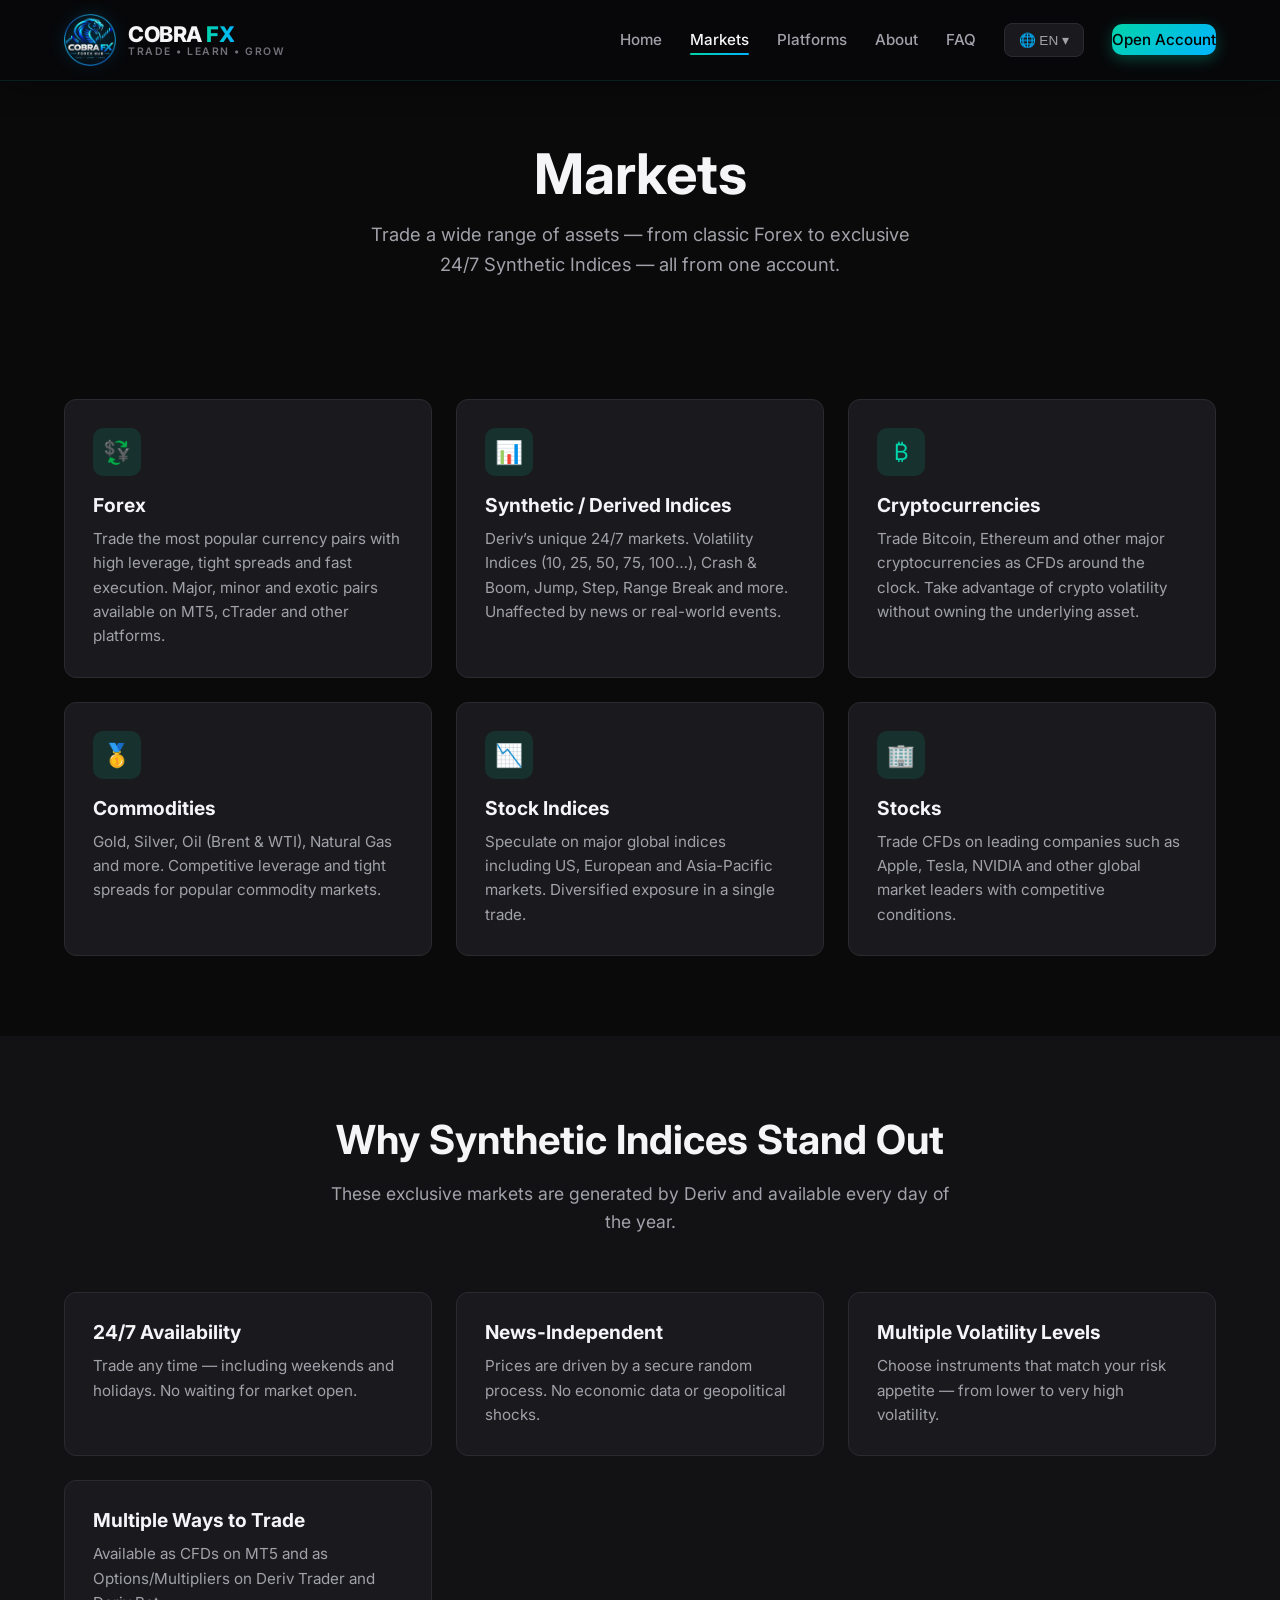
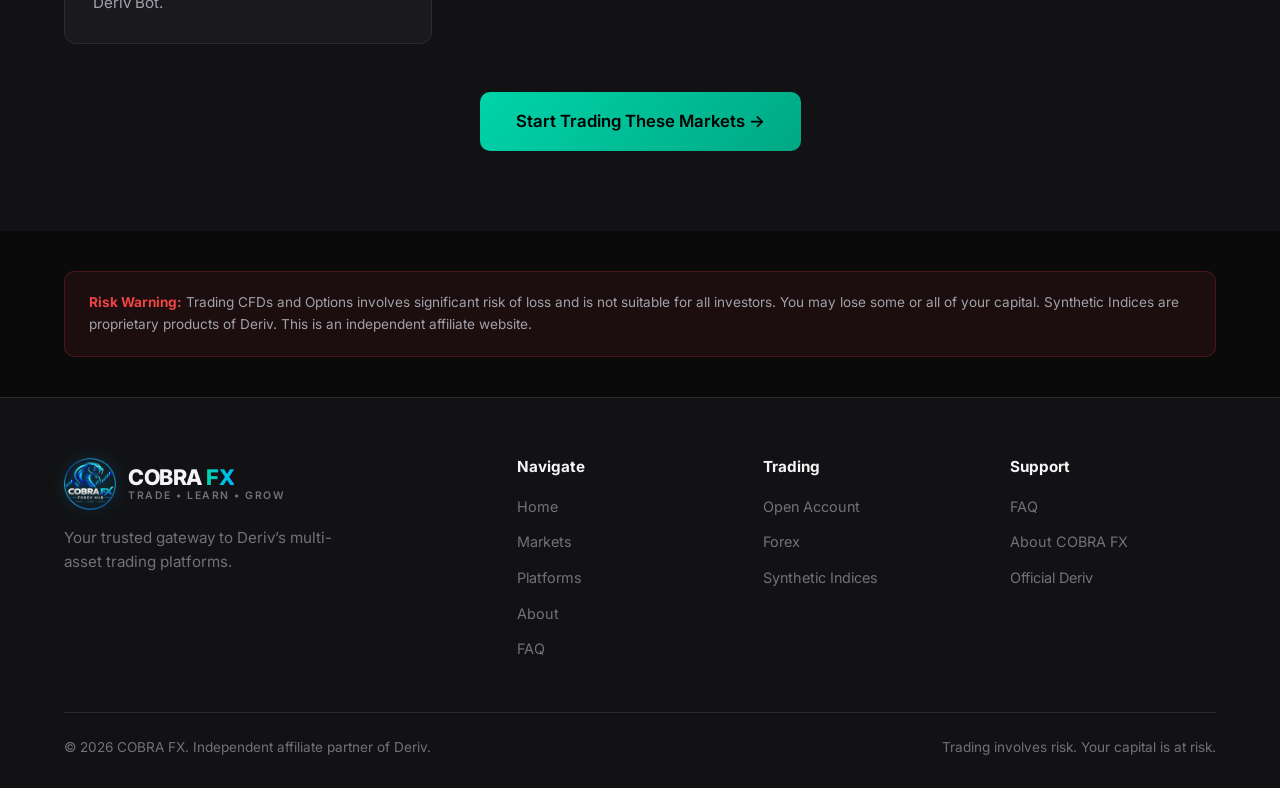
<file: markets.html>
<!DOCTYPE html>
<html lang="en">
<head>
  <meta charset="UTF-8">
  <meta name="viewport" content="width=device-width, initial-scale=1.0">
  <title>Markets | COBRA FX – Forex, Synthetics, Crypto & More</title>
  <meta name="description" content="Explore all tradable markets on Deriv via COBRA FX: Forex, exclusive 24/7 Synthetic Indices, Cryptocurrencies, Commodities, Stocks and Stock Indices.">
  <link rel="preconnect" href="https://fonts.googleapis.com">
  <link rel="preconnect" href="https://fonts.gstatic.com" crossorigin>
  <link href="https://fonts.googleapis.com/css2?family=Inter:wght@400;500;600;700;800&display=swap" rel="stylesheet">
  <link rel="stylesheet" href="css/styles.css">
</head>
<body>
  <header class="header">
    <div class="container">
      <nav class="nav">
        <a href="index.html" class="logo">
          <img src="images/logo.png" alt="COBRA FX Forex Hub">
          <div class="logo-text">
            <div class="brand">COBRA <span>FX</span></div>
            <div class="tagline">Trade • Learn • Grow</div>
          </div>
        </a>
        <ul class="nav-links">
          <li><a href="index.html">Home</a></li>
          <li><a href="markets.html" class="active">Markets</a></li>
          <li><a href="platforms.html">Platforms</a></li>
          <li><a href="about.html">About</a></li>
          <li><a href="faq.html">FAQ</a></li>
          <li>
            <div class="lang-selector">
              <button class="lang-btn">🌐 EN ▾</button>
              <div class="lang-dropdown">
                <button>English</button><button>Español</button><button>Français</button><button>Deutsch</button>
                <button>Português</button><button>Italiano</button><button>Nederlands</button><button>Polski</button>
                <button>Русский</button><button>Українська</button><button>Türkçe</button><button>العربية</button>
                <button>فارسی</button><button>हिन्दी</button><button>বাংলা</button><button>ไทย</button>
                <button>Tiếng Việt</button><button>Bahasa Indonesia</button><button>Bahasa Melayu</button>
                <button>中文 (简体)</button><button>中文 (繁體)</button><button>日本語</button><button>한국어</button>
                <button>Filipino</button><button>Svenska</button><button>Norsk</button><button>Dansk</button>
                <button>Suomi</button><button>Ελληνικά</button><button>Română</button><button>Magyar</button>
                <button>Čeština</button><button>Slovenčina</button><button>Hrvatski</button><button>Srpski</button>
                <button>Български</button><button>עברית</button><button>Kiswahili</button><button>Yorùbá</button>
                <button>Igbo</button><button>Hausa</button><button>አማርኛ</button><button>Zulu</button>
                <button>Xhosa</button><button>Afrikaans</button><button>Català</button><button>Íslenska</button>
                <button>Lietuvių</button><button>Latviešu</button><button>Eesti</button><button>Slovenščina</button>
              </div>
            </div>
          </li>
          <li><a href="https://partner-tracking.deriv.com/click?a=7270&o=1&c=3&link_id=1" class="nav-cta" target="_blank" rel="noopener">Open Account</a></li>
        </ul>
        <button class="mobile-toggle" aria-label="Menu">☰</button>
      </nav>
    </div>
  </header>

  <section class="page-hero">
    <div class="container">
      <h1>Markets</h1>
      <p>Trade a wide range of assets — from classic Forex to exclusive 24/7 Synthetic Indices — all from one account.</p>
    </div>
  </section>

  <section class="section">
    <div class="container">
      <div class="cards-grid">
        <div class="card">
          <div class="card-icon">💱</div>
          <h3>Forex</h3>
          <p>Trade the most popular currency pairs with high leverage, tight spreads and fast execution. Major, minor and exotic pairs available on MT5, cTrader and other platforms.</p>
        </div>
        <div class="card">
          <div class="card-icon">📊</div>
          <h3>Synthetic / Derived Indices</h3>
          <p>Deriv’s unique 24/7 markets. Volatility Indices (10, 25, 50, 75, 100…), Crash & Boom, Jump, Step, Range Break and more. Unaffected by news or real-world events.</p>
        </div>
        <div class="card">
          <div class="card-icon">₿</div>
          <h3>Cryptocurrencies</h3>
          <p>Trade Bitcoin, Ethereum and other major cryptocurrencies as CFDs around the clock. Take advantage of crypto volatility without owning the underlying asset.</p>
        </div>
        <div class="card">
          <div class="card-icon">🥇</div>
          <h3>Commodities</h3>
          <p>Gold, Silver, Oil (Brent & WTI), Natural Gas and more. Competitive leverage and tight spreads for popular commodity markets.</p>
        </div>
        <div class="card">
          <div class="card-icon">📉</div>
          <h3>Stock Indices</h3>
          <p>Speculate on major global indices including US, European and Asia-Pacific markets. Diversified exposure in a single trade.</p>
        </div>
        <div class="card">
          <div class="card-icon">🏢</div>
          <h3>Stocks</h3>
          <p>Trade CFDs on leading companies such as Apple, Tesla, NVIDIA and other global market leaders with competitive conditions.</p>
        </div>
      </div>
    </div>
  </section>

  <section class="section" style="background: var(--bg-secondary);">
    <div class="container">
      <div class="section-header">
        <h2>Why Synthetic Indices Stand Out</h2>
        <p>These exclusive markets are generated by Deriv and available every day of the year.</p>
      </div>
      <div class="cards-grid">
        <div class="card">
          <h3>24/7 Availability</h3>
          <p>Trade any time — including weekends and holidays. No waiting for market open.</p>
        </div>
        <div class="card">
          <h3>News-Independent</h3>
          <p>Prices are driven by a secure random process. No economic data or geopolitical shocks.</p>
        </div>
        <div class="card">
          <h3>Multiple Volatility Levels</h3>
          <p>Choose instruments that match your risk appetite — from lower to very high volatility.</p>
        </div>
        <div class="card">
          <h3>Multiple Ways to Trade</h3>
          <p>Available as CFDs on MT5 and as Options/Multipliers on Deriv Trader and Deriv Bot.</p>
        </div>
      </div>
      <div style="text-align: center; margin-top: 48px;">
        <a href="https://partner-tracking.deriv.com/click?a=7270&o=1&c=3&link_id=1" class="btn btn-primary btn-lg" target="_blank" rel="noopener">Start Trading These Markets →</a>
      </div>
    </div>
  </section>

  <div class="container">
    <div class="risk-disclaimer">
      <strong>Risk Warning:</strong> Trading CFDs and Options involves significant risk of loss and is not suitable for all investors. You may lose some or all of your capital. Synthetic Indices are proprietary products of Deriv. This is an independent affiliate website.
    </div>
  </div>

  <footer class="footer">
    <div class="container">
      <div class="footer-grid">
        <div class="footer-brand">
          <a href="index.html" class="logo">
          <img src="images/logo.png" alt="COBRA FX Forex Hub">
          <div class="logo-text">
            <div class="brand">COBRA <span>FX</span></div>
            <div class="tagline">Trade • Learn • Grow</div>
          </div>
        </a>
          <p>Your trusted gateway to Deriv’s multi-asset trading platforms.</p>
        </div>
        <div>
          <h4>Navigate</h4>
          <ul>
            <li><a href="index.html">Home</a></li>
            <li><a href="markets.html">Markets</a></li>
            <li><a href="platforms.html">Platforms</a></li>
            <li><a href="about.html">About</a></li>
            <li><a href="faq.html">FAQ</a></li>
          </ul>
        </div>
        <div>
          <h4>Trading</h4>
          <ul>
            <li><a href="https://partner-tracking.deriv.com/click?a=7270&o=1&c=3&link_id=1" target="_blank" rel="noopener">Open Account</a></li>
            <li><a href="markets.html">Forex</a></li>
            <li><a href="markets.html">Synthetic Indices</a></li>
          </ul>
        </div>
        <div>
          <h4>Support</h4>
          <ul>
            <li><a href="faq.html">FAQ</a></li>
            <li><a href="about.html">About COBRA FX</a></li>
            <li><a href="https://deriv.com" target="_blank" rel="noopener">Official Deriv</a></li>
          </ul>
        </div>
      </div>
      <div class="footer-bottom">
        <p>© 2026 COBRA FX. Independent affiliate partner of Deriv.</p>
        <p>Trading involves risk. Your capital is at risk.</p>
      </div>
    </div>
  </footer>
  <script src="js/main.js"></script>
</body>
</html>
</file>
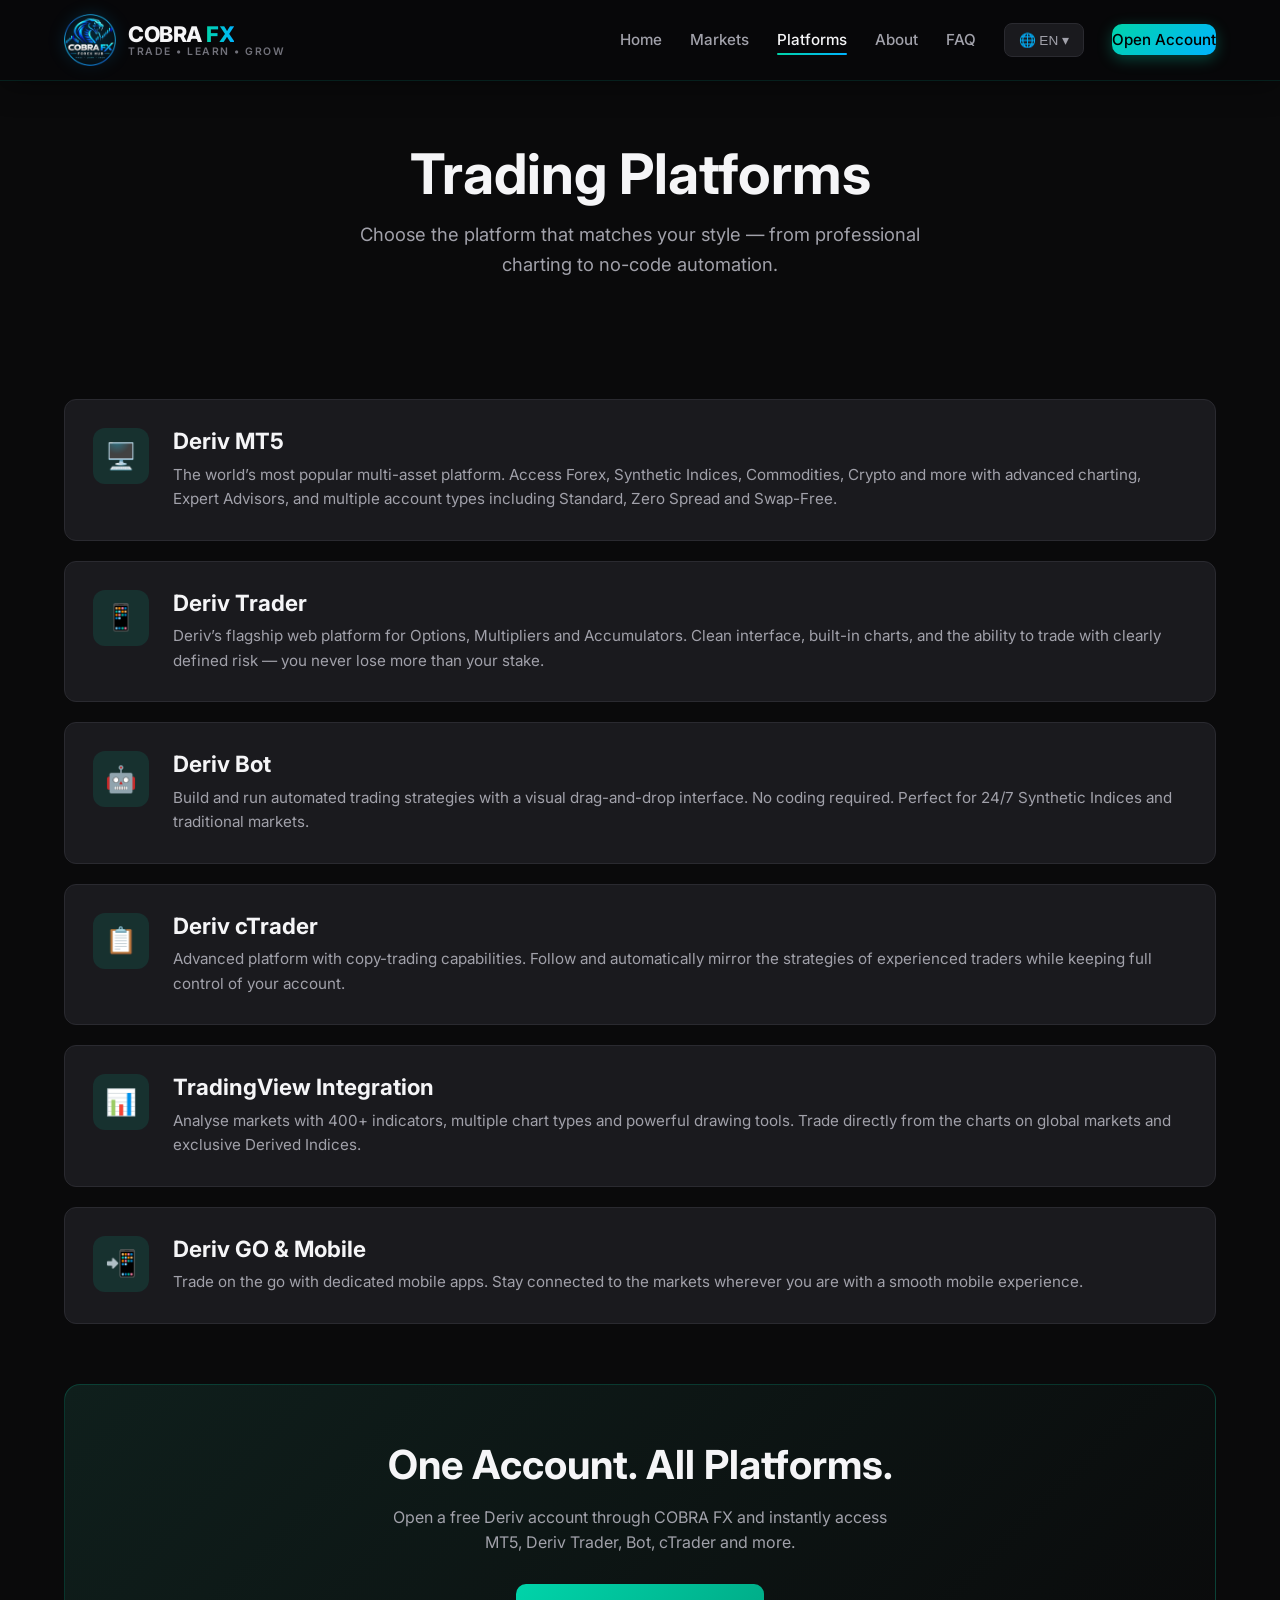
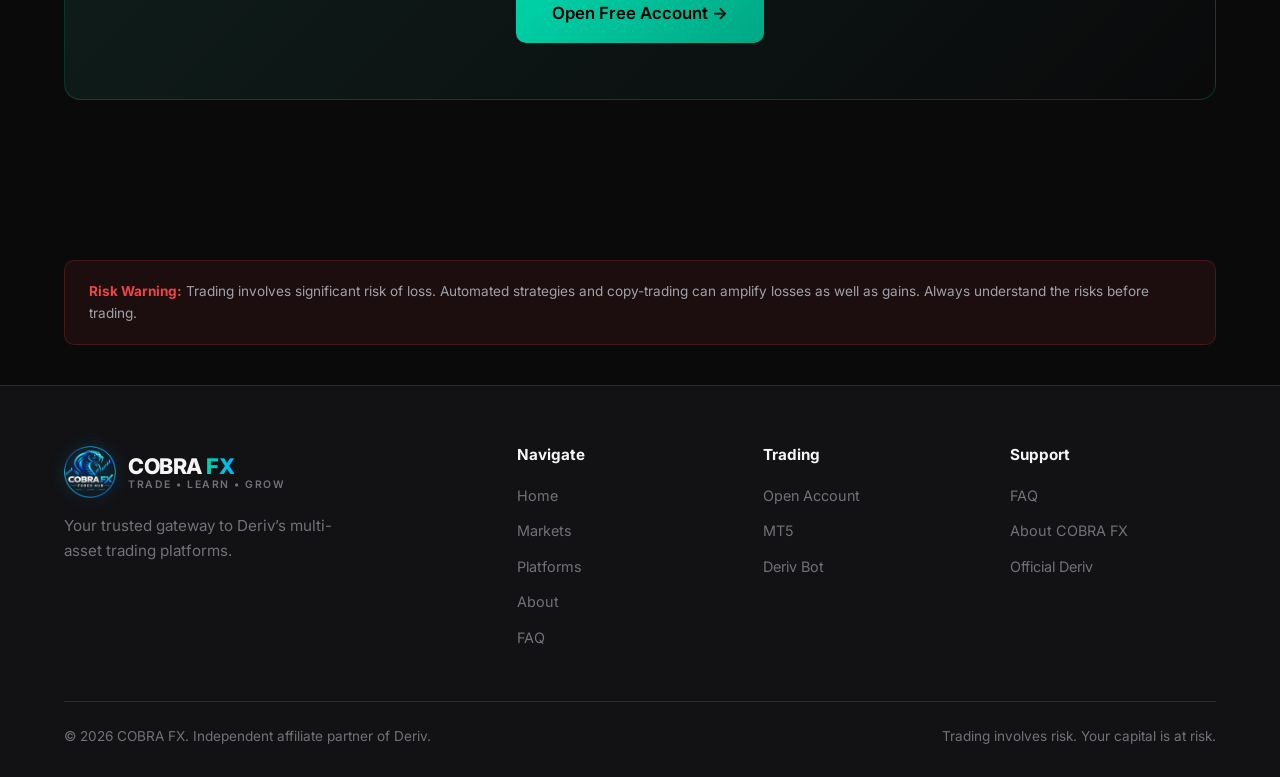
<file: platforms.html>
<!DOCTYPE html>
<html lang="en">
<head>
  <meta charset="UTF-8">
  <meta name="viewport" content="width=device-width, initial-scale=1.0">
  <title>Platforms | COBRA FX – MT5, Deriv Trader, Bot & More</title>
  <meta name="description" content="Trade on world-class platforms via COBRA FX: Deriv MT5, Deriv Trader, Deriv Bot, cTrader and TradingView. Choose the tools that fit your style.">
  <link rel="preconnect" href="https://fonts.googleapis.com">
  <link rel="preconnect" href="https://fonts.gstatic.com" crossorigin>
  <link href="https://fonts.googleapis.com/css2?family=Inter:wght@400;500;600;700;800&display=swap" rel="stylesheet">
  <link rel="stylesheet" href="css/styles.css">
</head>
<body>
  <header class="header">
    <div class="container">
      <nav class="nav">
        <a href="index.html" class="logo">
          <img src="images/logo.png" alt="COBRA FX Forex Hub">
          <div class="logo-text">
            <div class="brand">COBRA <span>FX</span></div>
            <div class="tagline">Trade • Learn • Grow</div>
          </div>
        </a>
        <ul class="nav-links">
          <li><a href="index.html">Home</a></li>
          <li><a href="markets.html">Markets</a></li>
          <li><a href="platforms.html" class="active">Platforms</a></li>
          <li><a href="about.html">About</a></li>
          <li><a href="faq.html">FAQ</a></li>
          <li>
            <div class="lang-selector">
              <button class="lang-btn">🌐 EN ▾</button>
              <div class="lang-dropdown">
                <button>English</button><button>Español</button><button>Français</button><button>Deutsch</button>
                <button>Português</button><button>Italiano</button><button>Nederlands</button><button>Polski</button>
                <button>Русский</button><button>Українська</button><button>Türkçe</button><button>العربية</button>
                <button>فارسی</button><button>हिन्दी</button><button>বাংলা</button><button>ไทย</button>
                <button>Tiếng Việt</button><button>Bahasa Indonesia</button><button>Bahasa Melayu</button>
                <button>中文 (简体)</button><button>中文 (繁體)</button><button>日本語</button><button>한국어</button>
                <button>Filipino</button><button>Svenska</button><button>Norsk</button><button>Dansk</button>
                <button>Suomi</button><button>Ελληνικά</button><button>Română</button><button>Magyar</button>
                <button>Čeština</button><button>Slovenčina</button><button>Hrvatski</button><button>Srpski</button>
                <button>Български</button><button>עברית</button><button>Kiswahili</button><button>Yorùbá</button>
                <button>Igbo</button><button>Hausa</button><button>አማርኛ</button><button>Zulu</button>
                <button>Xhosa</button><button>Afrikaans</button><button>Català</button><button>Íslenska</button>
                <button>Lietuvių</button><button>Latviešu</button><button>Eesti</button><button>Slovenščina</button>
              </div>
            </div>
          </li>
          <li><a href="https://partner-tracking.deriv.com/click?a=7270&o=1&c=3&link_id=1" class="nav-cta" target="_blank" rel="noopener">Open Account</a></li>
        </ul>
        <button class="mobile-toggle" aria-label="Menu">☰</button>
      </nav>
    </div>
  </header>

  <section class="page-hero">
    <div class="container">
      <h1>Trading Platforms</h1>
      <p>Choose the platform that matches your style — from professional charting to no-code automation.</p>
    </div>
  </section>

  <section class="section">
    <div class="container">
      <div class="platform-list">
        <div class="platform-item">
          <div class="platform-icon">🖥️</div>
          <div>
            <h3>Deriv MT5</h3>
            <p>The world’s most popular multi-asset platform. Access Forex, Synthetic Indices, Commodities, Crypto and more with advanced charting, Expert Advisors, and multiple account types including Standard, Zero Spread and Swap-Free.</p>
          </div>
        </div>
        <div class="platform-item">
          <div class="platform-icon">📱</div>
          <div>
            <h3>Deriv Trader</h3>
            <p>Deriv’s flagship web platform for Options, Multipliers and Accumulators. Clean interface, built-in charts, and the ability to trade with clearly defined risk — you never lose more than your stake.</p>
          </div>
        </div>
        <div class="platform-item">
          <div class="platform-icon">🤖</div>
          <div>
            <h3>Deriv Bot</h3>
            <p>Build and run automated trading strategies with a visual drag-and-drop interface. No coding required. Perfect for 24/7 Synthetic Indices and traditional markets.</p>
          </div>
        </div>
        <div class="platform-item">
          <div class="platform-icon">📋</div>
          <div>
            <h3>Deriv cTrader</h3>
            <p>Advanced platform with copy-trading capabilities. Follow and automatically mirror the strategies of experienced traders while keeping full control of your account.</p>
          </div>
        </div>
        <div class="platform-item">
          <div class="platform-icon">📊</div>
          <div>
            <h3>TradingView Integration</h3>
            <p>Analyse markets with 400+ indicators, multiple chart types and powerful drawing tools. Trade directly from the charts on global markets and exclusive Derived Indices.</p>
          </div>
        </div>
        <div class="platform-item">
          <div class="platform-icon">📲</div>
          <div>
            <h3>Deriv GO & Mobile</h3>
            <p>Trade on the go with dedicated mobile apps. Stay connected to the markets wherever you are with a smooth mobile experience.</p>
          </div>
        </div>
      </div>

      <div class="cta-banner" style="margin-top: 60px;">
        <h2>One Account. All Platforms.</h2>
        <p>Open a free Deriv account through COBRA FX and instantly access MT5, Deriv Trader, Bot, cTrader and more.</p>
        <a href="https://partner-tracking.deriv.com/click?a=7270&o=1&c=3&link_id=1" class="btn btn-primary btn-lg" target="_blank" rel="noopener">Open Free Account →</a>
      </div>
    </div>
  </section>

  <div class="container">
    <div class="risk-disclaimer">
      <strong>Risk Warning:</strong> Trading involves significant risk of loss. Automated strategies and copy-trading can amplify losses as well as gains. Always understand the risks before trading.
    </div>
  </div>

  <footer class="footer">
    <div class="container">
      <div class="footer-grid">
        <div class="footer-brand">
          <a href="index.html" class="logo">
          <img src="images/logo.png" alt="COBRA FX Forex Hub">
          <div class="logo-text">
            <div class="brand">COBRA <span>FX</span></div>
            <div class="tagline">Trade • Learn • Grow</div>
          </div>
        </a>
          <p>Your trusted gateway to Deriv’s multi-asset trading platforms.</p>
        </div>
        <div>
          <h4>Navigate</h4>
          <ul>
            <li><a href="index.html">Home</a></li>
            <li><a href="markets.html">Markets</a></li>
            <li><a href="platforms.html">Platforms</a></li>
            <li><a href="about.html">About</a></li>
            <li><a href="faq.html">FAQ</a></li>
          </ul>
        </div>
        <div>
          <h4>Trading</h4>
          <ul>
            <li><a href="https://partner-tracking.deriv.com/click?a=7270&o=1&c=3&link_id=1" target="_blank" rel="noopener">Open Account</a></li>
            <li><a href="platforms.html">MT5</a></li>
            <li><a href="platforms.html">Deriv Bot</a></li>
          </ul>
        </div>
        <div>
          <h4>Support</h4>
          <ul>
            <li><a href="faq.html">FAQ</a></li>
            <li><a href="about.html">About COBRA FX</a></li>
            <li><a href="https://deriv.com" target="_blank" rel="noopener">Official Deriv</a></li>
          </ul>
        </div>
      </div>
      <div class="footer-bottom">
        <p>© 2026 COBRA FX. Independent affiliate partner of Deriv.</p>
        <p>Trading involves risk. Your capital is at risk.</p>
      </div>
    </div>
  </footer>
  <script src="js/main.js"></script>
</body>
</html>
</file>
<file: css/styles.css>
/* COBRA FX - Dark Professional Theme */
:root {
  --bg-primary: #0a0a0b;
  --bg-secondary: #121214;
  --bg-card: #1a1a1e;
  --bg-hover: #222228;
  --text-primary: #f5f5f7;
  --text-secondary: #a1a1aa;
  --text-muted: #71717a;
  --accent: #00d4aa;
  --accent-hover: #00b894;
  --accent-dark: #00a884;
  --border: #2a2a30;
  --danger: #ef4444;
  --warning: #f59e0b;
  --gradient: linear-gradient(135deg, #00d4aa 0%, #00a884 100%);
  --shadow: 0 4px 24px rgba(0, 0, 0, 0.4);
  --radius: 12px;
  --transition: all 0.25s ease;
}

* {
  margin: 0;
  padding: 0;
  box-sizing: border-box;
}

html {
  scroll-behavior: smooth;
}

body {
  font-family: 'Inter', -apple-system, BlinkMacSystemFont, 'Segoe UI', Roboto, sans-serif;
  background: var(--bg-primary);
  color: var(--text-primary);
  line-height: 1.6;
  min-height: 100vh;
}

a {
  color: var(--accent);
  text-decoration: none;
  transition: var(--transition);
}

a:hover {
  color: var(--accent-hover);
}

img {
  max-width: 100%;
  height: auto;
}

/* Typography */
h1, h2, h3, h4 {
  font-weight: 700;
  line-height: 1.2;
}

h1 { font-size: clamp(2.2rem, 5vw, 3.5rem); }
h2 { font-size: clamp(1.8rem, 4vw, 2.5rem); }
h3 { font-size: 1.4rem; }

.container {
  width: 100%;
  max-width: 1200px;
  margin: 0 auto;
  padding: 0 24px;
}

/* Header / Nav - Superb Premium Style */
.header {
  position: sticky;
  top: 0;
  z-index: 1000;
  background: rgba(8, 8, 10, 0.85);
  backdrop-filter: blur(20px) saturate(180%);
  -webkit-backdrop-filter: blur(20px) saturate(180%);
  border-bottom: 1px solid rgba(0, 212, 170, 0.12);
  box-shadow: 0 4px 30px rgba(0, 0, 0, 0.4);
}

.nav {
  display: flex;
  align-items: center;
  justify-content: space-between;
  height: 80px;
}

.logo {
  display: flex;
  align-items: center;
  gap: 12px;
  text-decoration: none;
  transition: var(--transition);
}

.logo:hover {
  transform: scale(1.02);
}

.logo img {
  height: 52px;
  width: auto;
  display: block;
  filter: drop-shadow(0 0 8px rgba(0, 180, 255, 0.35));
  transition: var(--transition);
}

.logo:hover img {
  filter: drop-shadow(0 0 14px rgba(0, 180, 255, 0.55));
}

.logo-text {
  display: flex;
  flex-direction: column;
  line-height: 1.15;
}

.logo-text .brand {
  font-size: 1.35rem;
  font-weight: 800;
  color: var(--text-primary);
  letter-spacing: -0.5px;
}

.logo-text .brand span {
  color: #00b4ff;
  background: linear-gradient(90deg, #00d4aa, #00b4ff);
  -webkit-background-clip: text;
  -webkit-text-fill-color: transparent;
  background-clip: text;
}

.logo-text .tagline {
  font-size: 0.65rem;
  font-weight: 600;
  letter-spacing: 1.5px;
  color: var(--text-muted);
  text-transform: uppercase;
}

.logo-footer img {
  height: 64px;
  width: auto;
  filter: drop-shadow(0 0 10px rgba(0, 180, 255, 0.3));
}

.logo-icon {
  display: none;
}

.nav-links {
  display: flex;
  align-items: center;
  gap: 28px;
  list-style: none;
}

.nav-links a {
  color: var(--text-secondary);
  font-weight: 500;
  font-size: 0.95rem;
  position: relative;
  padding: 6px 0;
}

.nav-links a::after {
  content: '';
  position: absolute;
  bottom: 0;
  left: 0;
  width: 0;
  height: 2px;
  background: linear-gradient(90deg, #00d4aa, #00b4ff);
  transition: width 0.3s ease;
  border-radius: 2px;
}

.nav-links a:hover::after,
.nav-links a.active::after {
  width: 100%;
}

.nav-links a:hover,
.nav-links a.active {
  color: var(--text-primary);
}

.nav-cta {
  background: linear-gradient(135deg, #00d4aa 0%, #00b4ff 100%);
  color: #000 !important;
  padding: 11px 22px;
  border-radius: 10px;
  font-weight: 700;
  font-size: 0.9rem;
  box-shadow: 0 4px 15px rgba(0, 212, 170, 0.3);
  transition: var(--transition);
}

.nav-cta:hover {
  transform: translateY(-2px);
  box-shadow: 0 6px 20px rgba(0, 180, 255, 0.4);
  opacity: 1;
}

.mobile-toggle {
  display: none;
  background: none;
  border: none;
  color: var(--text-primary);
  font-size: 1.6rem;
  cursor: pointer;
  padding: 8px;
}

/* Language Selector */
.lang-selector {
  position: relative;
}

.lang-btn {
  background: var(--bg-card);
  border: 1px solid var(--border);
  color: var(--text-secondary);
  padding: 8px 14px;
  border-radius: 8px;
  cursor: pointer;
  font-size: 0.85rem;
  display: flex;
  align-items: center;
  gap: 6px;
}

.lang-dropdown {
  position: absolute;
  top: 110%;
  right: 0;
  background: var(--bg-card);
  border: 1px solid var(--border);
  border-radius: var(--radius);
  width: 280px;
  max-height: 360px;
  overflow-y: auto;
  display: none;
  z-index: 100;
  box-shadow: var(--shadow);
}

.lang-dropdown.open {
  display: block;
}

.lang-dropdown button {
  display: block;
  width: 100%;
  text-align: left;
  padding: 10px 16px;
  background: none;
  border: none;
  color: var(--text-secondary);
  cursor: pointer;
  font-size: 0.9rem;
}

.lang-dropdown button:hover {
  background: var(--bg-hover);
  color: var(--text-primary);
}

/* Buttons */
.btn {
  display: inline-flex;
  align-items: center;
  justify-content: center;
  gap: 8px;
  padding: 14px 28px;
  border-radius: 10px;
  font-weight: 600;
  font-size: 1rem;
  cursor: pointer;
  transition: var(--transition);
  border: none;
  text-decoration: none;
}

.btn-primary {
  background: var(--gradient);
  color: #000;
}

.btn-primary:hover {
  opacity: 0.92;
  transform: translateY(-2px);
  box-shadow: 0 8px 24px rgba(0, 212, 170, 0.25);
}

.btn-outline {
  background: transparent;
  border: 1.5px solid var(--border);
  color: var(--text-primary);
}

.btn-outline:hover {
  border-color: var(--accent);
  color: var(--accent);
}

.btn-lg {
  padding: 16px 36px;
  font-size: 1.05rem;
}

/* Hero */
.hero {
  padding: 100px 0 80px;
  position: relative;
  overflow: hidden;
}

.hero::before {
  content: '';
  position: absolute;
  top: -20%;
  right: -10%;
  width: 500px;
  height: 500px;
  background: radial-gradient(circle, rgba(0, 212, 170, 0.12) 0%, transparent 70%);
  pointer-events: none;
}

.hero-content {
  max-width: 720px;
}

.hero-badge {
  display: inline-flex;
  align-items: center;
  gap: 8px;
  background: rgba(0, 212, 170, 0.1);
  border: 1px solid rgba(0, 212, 170, 0.25);
  color: var(--accent);
  padding: 6px 14px;
  border-radius: 50px;
  font-size: 0.85rem;
  font-weight: 500;
  margin-bottom: 24px;
}

.hero h1 {
  margin-bottom: 20px;
}

.hero h1 .highlight {
  color: var(--accent);
}

.hero-sub {
  font-size: 1.2rem;
  color: var(--text-secondary);
  margin-bottom: 36px;
  max-width: 560px;
}

.hero-actions {
  display: flex;
  flex-wrap: wrap;
  gap: 16px;
  margin-bottom: 48px;
}

.hero-stats {
  display: flex;
  flex-wrap: wrap;
  gap: 40px;
}

.stat {
  text-align: left;
}

.stat-value {
  font-size: 1.8rem;
  font-weight: 800;
  color: var(--accent);
}

.stat-label {
  font-size: 0.9rem;
  color: var(--text-muted);
}

/* Sections */
.section {
  padding: 80px 0;
}

.section-header {
  text-align: center;
  max-width: 640px;
  margin: 0 auto 56px;
}

.section-header h2 {
  margin-bottom: 16px;
}

.section-header p {
  color: var(--text-secondary);
  font-size: 1.1rem;
}

/* Cards Grid */
.cards-grid {
  display: grid;
  grid-template-columns: repeat(auto-fit, minmax(280px, 1fr));
  gap: 24px;
}

.card {
  background: var(--bg-card);
  border: 1px solid var(--border);
  border-radius: var(--radius);
  padding: 28px;
  transition: var(--transition);
}

.card:hover {
  border-color: rgba(0, 212, 170, 0.35);
  transform: translateY(-4px);
  box-shadow: var(--shadow);
}

.card-icon {
  width: 48px;
  height: 48px;
  background: rgba(0, 212, 170, 0.12);
  border-radius: 10px;
  display: flex;
  align-items: center;
  justify-content: center;
  font-size: 1.4rem;
  margin-bottom: 18px;
  color: var(--accent);
}

.card h3 {
  margin-bottom: 10px;
  font-size: 1.2rem;
}

.card p {
  color: var(--text-secondary);
  font-size: 0.95rem;
}

/* Markets */
.markets-grid {
  display: grid;
  grid-template-columns: repeat(auto-fit, minmax(200px, 1fr));
  gap: 20px;
}

.market-card {
  background: var(--bg-card);
  border: 1px solid var(--border);
  border-radius: var(--radius);
  padding: 24px;
  text-align: center;
  transition: var(--transition);
}

.market-card:hover {
  border-color: var(--accent);
  transform: translateY(-3px);
}

.market-icon {
  font-size: 2rem;
  margin-bottom: 12px;
}

.market-card h3 {
  font-size: 1.1rem;
  margin-bottom: 6px;
}

.market-card p {
  font-size: 0.85rem;
  color: var(--text-muted);
}

/* Platforms */
.platform-list {
  display: grid;
  gap: 20px;
}

.platform-item {
  display: flex;
  gap: 24px;
  background: var(--bg-card);
  border: 1px solid var(--border);
  border-radius: var(--radius);
  padding: 28px;
  align-items: flex-start;
  transition: var(--transition);
}

.platform-item:hover {
  border-color: rgba(0, 212, 170, 0.3);
}

.platform-icon {
  width: 56px;
  height: 56px;
  background: rgba(0, 212, 170, 0.12);
  border-radius: 12px;
  display: flex;
  align-items: center;
  justify-content: center;
  font-size: 1.6rem;
  flex-shrink: 0;
  color: var(--accent);
}

.platform-item h3 {
  margin-bottom: 8px;
}

.platform-item p {
  color: var(--text-secondary);
  font-size: 0.95rem;
}

/* Steps */
.steps {
  display: grid;
  grid-template-columns: repeat(auto-fit, minmax(240px, 1fr));
  gap: 32px;
  counter-reset: step;
}

.step {
  position: relative;
  text-align: center;
  padding: 0 16px;
}

.step-number {
  width: 48px;
  height: 48px;
  background: var(--gradient);
  color: #000;
  border-radius: 50%;
  display: flex;
  align-items: center;
  justify-content: center;
  font-weight: 800;
  font-size: 1.2rem;
  margin: 0 auto 20px;
}

.step h3 {
  margin-bottom: 10px;
}

.step p {
  color: var(--text-secondary);
  font-size: 0.95rem;
}

/* CTA Banner */
.cta-banner {
  background: linear-gradient(135deg, #0f1f1c 0%, #0a0a0b 100%);
  border: 1px solid rgba(0, 212, 170, 0.2);
  border-radius: 16px;
  padding: 56px 40px;
  text-align: center;
  margin: 40px 0;
}

.cta-banner h2 {
  margin-bottom: 16px;
}

.cta-banner p {
  color: var(--text-secondary);
  margin-bottom: 28px;
  max-width: 520px;
  margin-left: auto;
  margin-right: auto;
}

/* FAQ */
.faq-list {
  max-width: 760px;
  margin: 0 auto;
}

.faq-item {
  background: var(--bg-card);
  border: 1px solid var(--border);
  border-radius: var(--radius);
  margin-bottom: 12px;
  overflow: hidden;
}

.faq-question {
  width: 100%;
  background: none;
  border: none;
  color: var(--text-primary);
  padding: 20px 24px;
  text-align: left;
  font-size: 1.05rem;
  font-weight: 600;
  cursor: pointer;
  display: flex;
  justify-content: space-between;
  align-items: center;
}

.faq-question:hover {
  background: var(--bg-hover);
}

.faq-answer {
  padding: 0 24px 20px;
  color: var(--text-secondary);
  display: none;
}

.faq-item.open .faq-answer {
  display: block;
}

.faq-item.open .faq-question span {
  transform: rotate(45deg);
}

/* Languages Section */
.languages-grid {
  display: grid;
  grid-template-columns: repeat(auto-fill, minmax(140px, 1fr));
  gap: 12px;
}

.lang-item {
  background: var(--bg-card);
  border: 1px solid var(--border);
  border-radius: 8px;
  padding: 12px 16px;
  text-align: center;
  font-size: 0.9rem;
  color: var(--text-secondary);
  transition: var(--transition);
}

.lang-item:hover {
  border-color: var(--accent);
  color: var(--accent);
}

/* Footer */
.footer {
  background: var(--bg-secondary);
  border-top: 1px solid var(--border);
  padding: 60px 0 30px;
  margin-top: 40px;
}

.footer-grid {
  display: grid;
  grid-template-columns: 2fr 1fr 1fr 1fr;
  gap: 40px;
  margin-bottom: 40px;
}

.footer-brand p {
  color: var(--text-muted);
  margin-top: 16px;
  font-size: 0.95rem;
  max-width: 280px;
}

.footer h4 {
  font-size: 0.95rem;
  margin-bottom: 18px;
  color: var(--text-primary);
}

.footer ul {
  list-style: none;
}

.footer ul li {
  margin-bottom: 10px;
}

.footer ul a {
  color: var(--text-muted);
  font-size: 0.9rem;
}

.footer ul a:hover {
  color: var(--accent);
}

.footer-bottom {
  border-top: 1px solid var(--border);
  padding-top: 24px;
  display: flex;
  flex-wrap: wrap;
  justify-content: space-between;
  gap: 16px;
  font-size: 0.85rem;
  color: var(--text-muted);
}

.risk-disclaimer {
  background: rgba(239, 68, 68, 0.08);
  border: 1px solid rgba(239, 68, 68, 0.2);
  border-radius: 10px;
  padding: 20px 24px;
  margin: 40px 0 20px;
  font-size: 0.85rem;
  color: var(--text-secondary);
  line-height: 1.6;
}

.risk-disclaimer strong {
  color: var(--danger);
}

/* Page specific */
.page-hero {
  padding: 60px 0 40px;
  text-align: center;
}

.page-hero h1 {
  margin-bottom: 12px;
}

.page-hero p {
  color: var(--text-secondary);
  font-size: 1.15rem;
  max-width: 560px;
  margin: 0 auto;
}

/* Responsive */
@media (max-width: 980px) {
  .nav-links {
    display: none;
    position: absolute;
    top: 80px;
    left: 0;
    right: 0;
    background: rgba(12, 12, 14, 0.98);
    backdrop-filter: blur(20px);
    flex-direction: column;
    padding: 28px 24px;
    border-bottom: 1px solid rgba(0, 212, 170, 0.15);
    gap: 8px;
    box-shadow: 0 20px 40px rgba(0, 0, 0, 0.5);
  }

  .nav-links.open {
    display: flex;
  }

  .nav-links a {
    padding: 12px 16px;
    border-radius: 8px;
    font-size: 1rem;
  }

  .nav-links a:hover {
    background: var(--bg-hover);
  }

  .nav-links a::after {
    display: none;
  }

  .nav-cta {
    margin-top: 12px;
    text-align: center;
    justify-content: center;
  }

  .mobile-toggle {
    display: block;
  }

  .logo img {
    height: 44px;
  }

  .logo-text .brand {
    font-size: 1.15rem;
  }

  .footer-grid {
    grid-template-columns: 1fr 1fr;
  }

  .platform-item {
    flex-direction: column;
    gap: 16px;
  }
}

@media (max-width: 600px) {
  .nav {
    height: 70px;
  }

  .logo img {
    height: 40px;
  }

  .logo-text .tagline {
    display: none;
  }

  .hero {
    padding: 60px 0 50px;
  }

  .hero-stats {
    gap: 24px;
  }

  .footer-grid {
    grid-template-columns: 1fr;
  }

  .cta-banner {
    padding: 40px 24px;
  }
}
</file>
